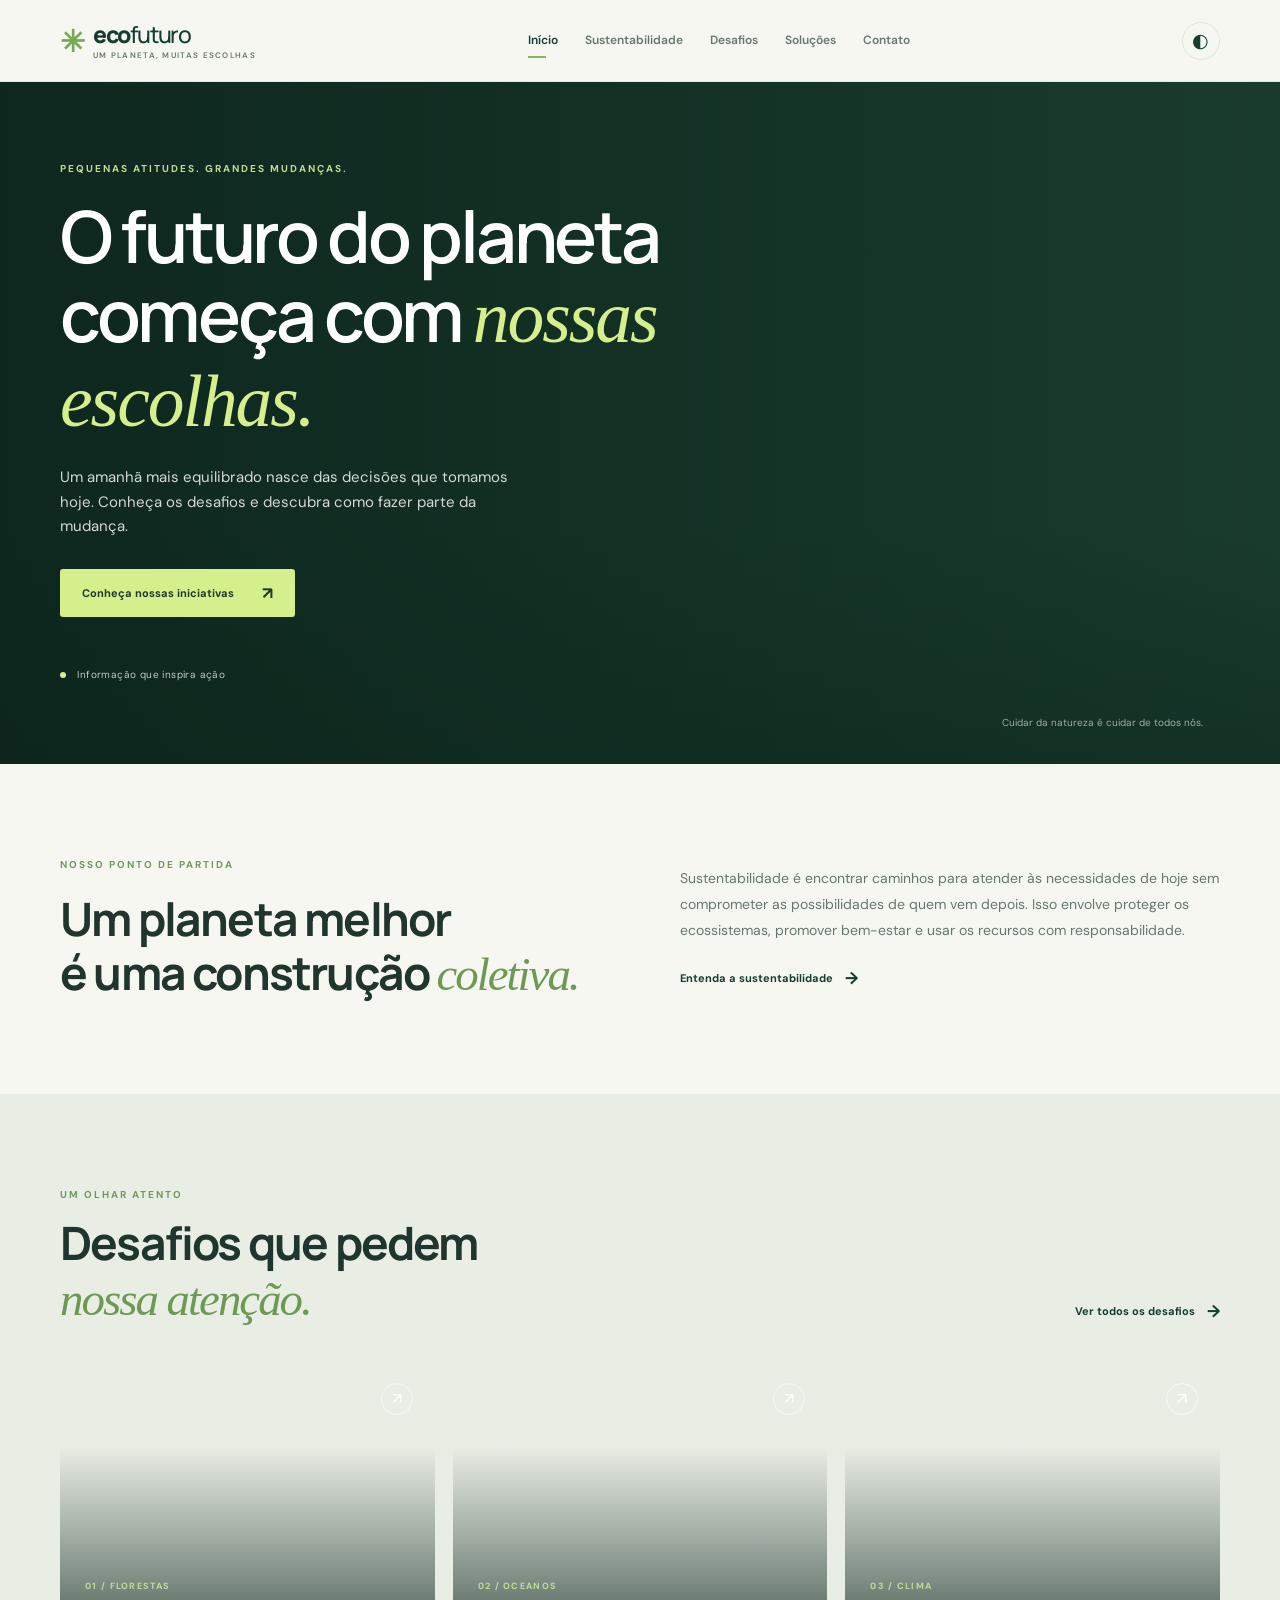
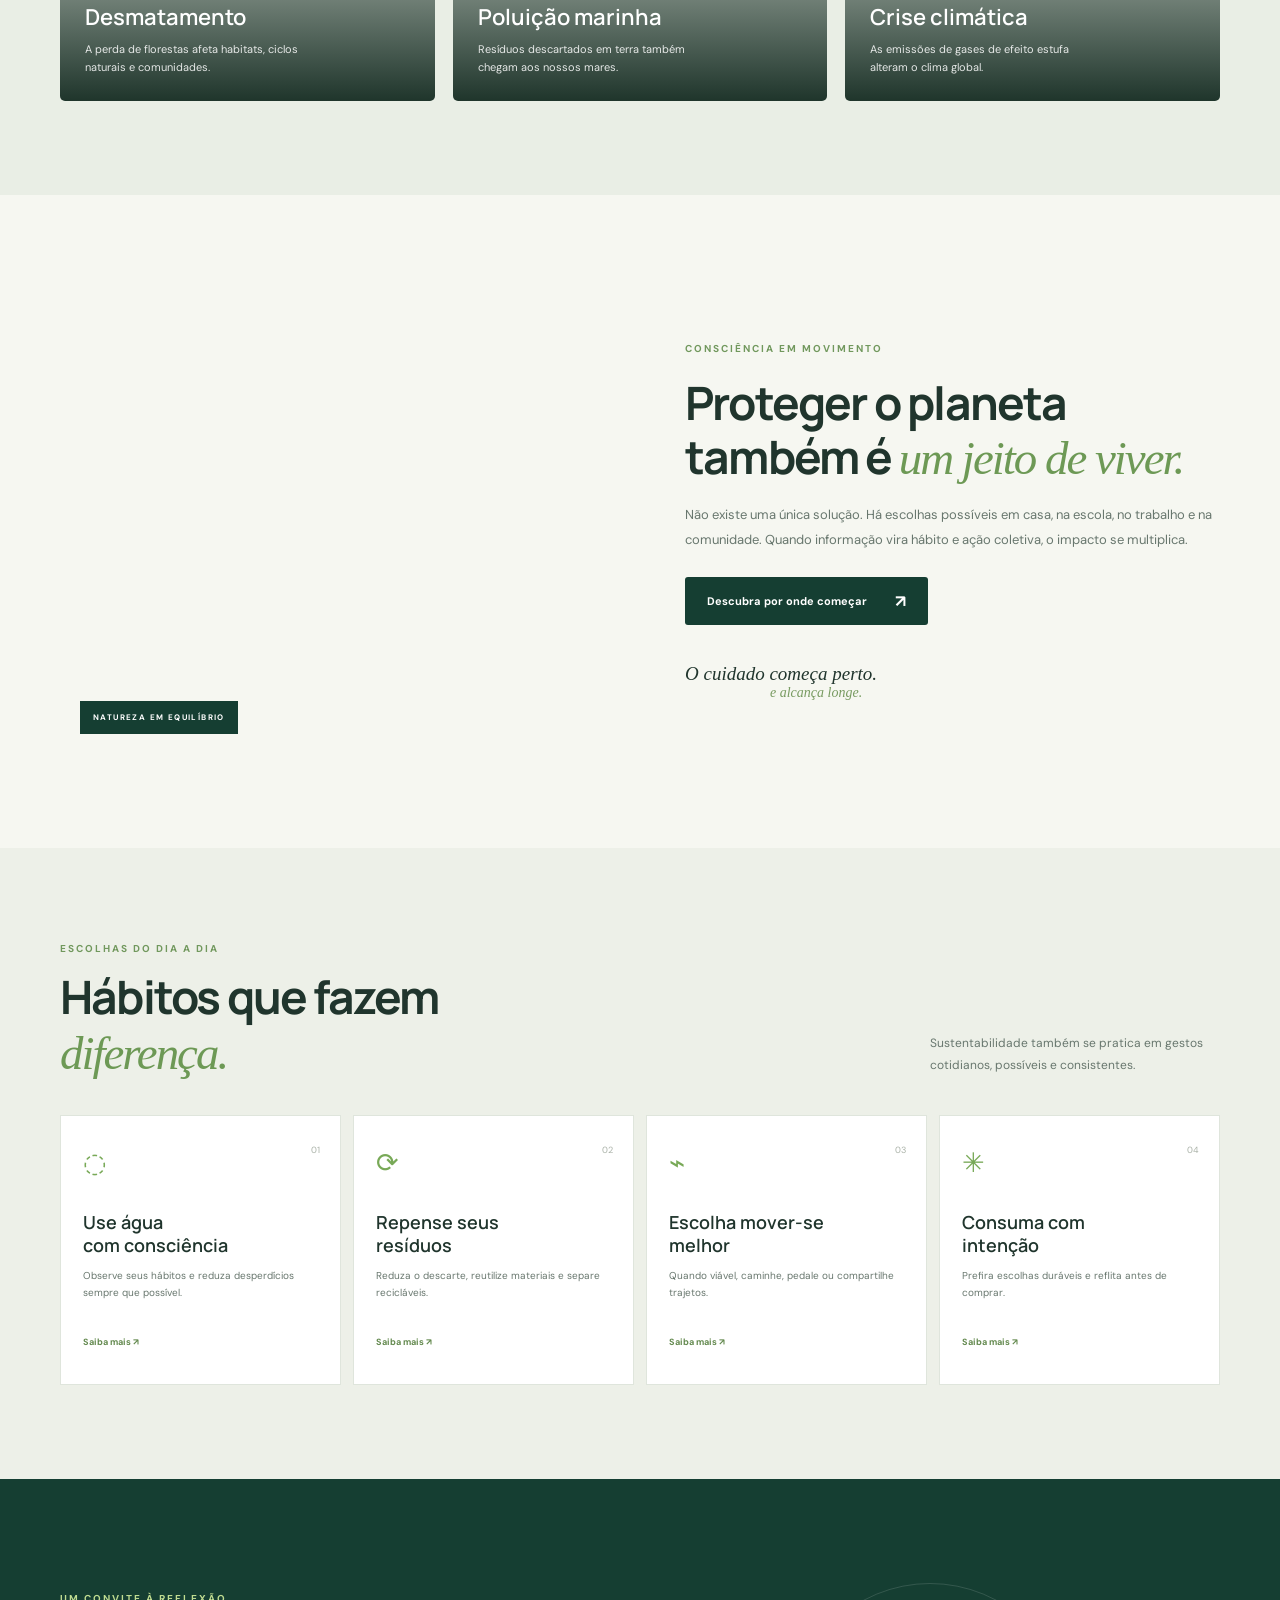
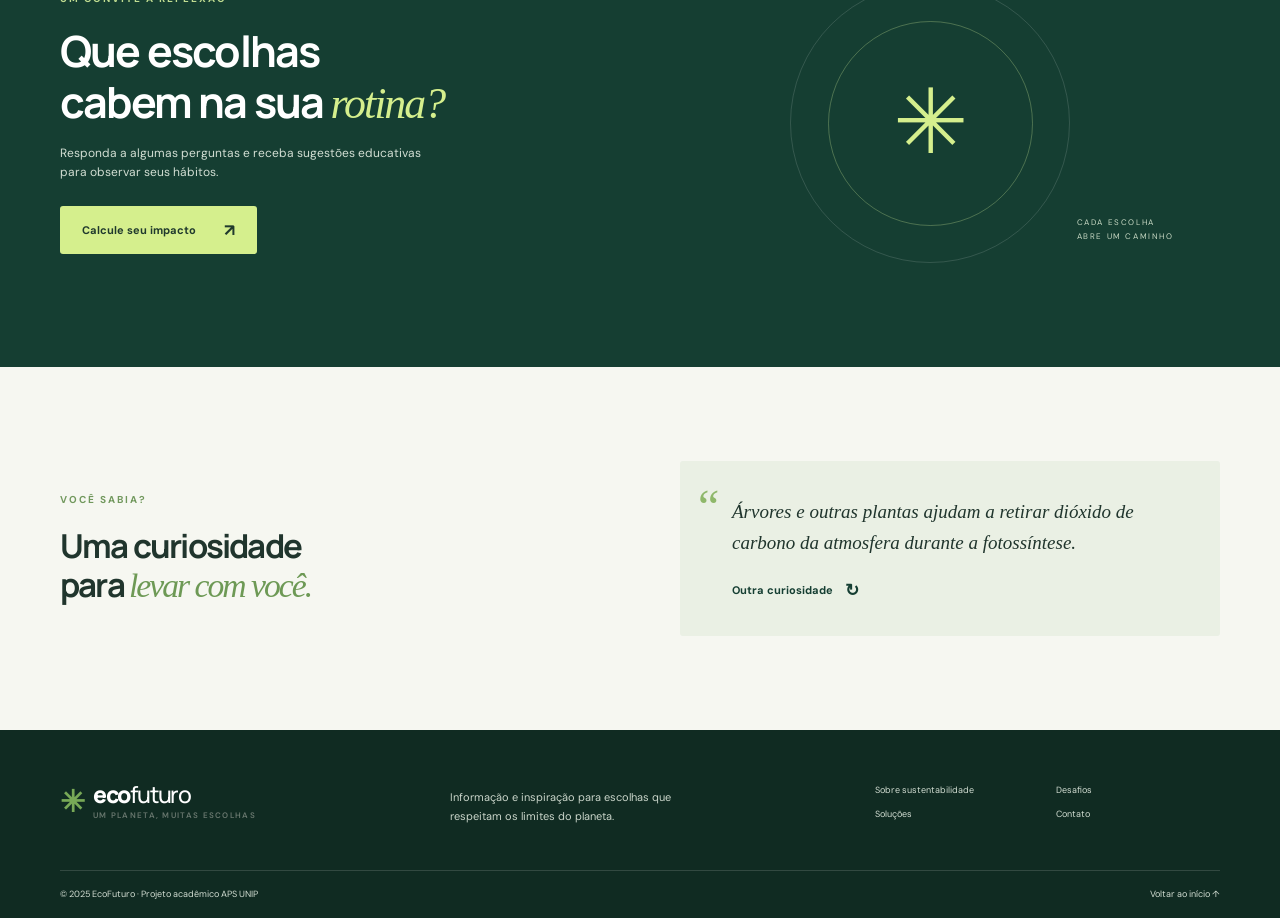
<file: EcoFuturo/index.html>
<!doctype html>
<html lang="pt-BR">
<head>
  <meta charset="utf-8">
  <meta name="viewport" content="width=device-width, initial-scale=1">
  <meta name="description" content="EcoFuturo: informação e atitudes para um planeta mais sustentável.">
  <title>EcoFuturo | O futuro começa com nossas escolhas</title>
  <link rel="preconnect" href="https://fonts.googleapis.com">
  <link rel="preconnect" href="https://fonts.gstatic.com" crossorigin>
  <link href="https://fonts.googleapis.com/css2?family=DM+Sans:wght@400;500;600;700&family=Manrope:wght@500;600;700;800&display=swap" rel="stylesheet">
  <link rel="stylesheet" href="css/style.css">
  <script src="js/script.js" defer></script>
</head>
<body>
  <a class="skip-link" href="#conteudo">Pular para o conteúdo</a>
  <header class="site-header"><div class="container nav-wrap">
    <a class="brand" href="index.html" aria-label="EcoFuturo, início"><span class="brand-mark">✳</span><span>eco<span class="brand-light">futuro</span><small>UM PLANETA, MUITAS ESCOLHAS</small></span></a>
    <button class="menu-toggle" aria-label="Abrir menu" aria-expanded="false" aria-controls="main-nav"><span></span><span></span><span></span></button>
    <nav id="main-nav" class="main-nav" aria-label="Navegação principal"><a class="active" href="index.html">Início</a><a href="sustentabilidade.html">Sustentabilidade</a><a href="problemas-ambientais.html">Desafios</a><a href="solucoes.html">Soluções</a><a href="contato.html">Contato</a></nav>
    <button class="theme-toggle" aria-label="Ativar tema escuro" title="Alternar tema">◐</button>
  </div></header>
  <main id="conteudo">
    <section class="hero"><div class="hero-shade"></div><div class="container hero-content"><p class="eyebrow light">PEQUENAS ATITUDES. GRANDES MUDANÇAS.</p><h1>O futuro do planeta<br>começa com <em>nossas escolhas.</em></h1><p class="hero-copy">Um amanhã mais equilibrado nasce das decisões que tomamos hoje. Conheça os desafios e descubra como fazer parte da mudança.</p><a class="button button-lime" href="solucoes.html">Conheça nossas iniciativas <span>↗</span></a><div class="hero-note"><span class="note-dot"></span> Informação que inspira ação</div></div><div class="hero-caption">Cuidar da natureza é cuidar de todos nós.</div></section>
    <section class="intro section-pad"><div class="container intro-grid"><div><p class="eyebrow">NOSSO PONTO DE PARTIDA</p><h2>Um planeta melhor<br>é uma construção <em>coletiva.</em></h2></div><div class="intro-text"><p>Sustentabilidade é encontrar caminhos para atender às necessidades de hoje sem comprometer as possibilidades de quem vem depois. Isso envolve proteger os ecossistemas, promover bem-estar e usar os recursos com responsabilidade.</p><a class="text-link" href="sustentabilidade.html">Entenda a sustentabilidade <span>→</span></a></div></div></section>
    <section class="section-pad challenges"><div class="container"><div class="section-heading"><div><p class="eyebrow">UM OLHAR ATENTO</p><h2>Desafios que pedem<br><em>nossa atenção.</em></h2></div><a class="text-link" href="problemas-ambientais.html">Ver todos os desafios <span>→</span></a></div><div class="card-grid three"><a class="topic-card image-card forest" href="problemas-ambientais.html#desmatamento"><div><span class="card-index">01 / FLORESTAS</span><h3>Desmatamento</h3><p>A perda de florestas afeta habitats, ciclos naturais e comunidades.</p><span class="circle-arrow">↗</span></div></a><a class="topic-card image-card ocean" href="problemas-ambientais.html#oceanos"><div><span class="card-index">02 / OCEANOS</span><h3>Poluição marinha</h3><p>Resíduos descartados em terra também chegam aos nossos mares.</p><span class="circle-arrow">↗</span></div></a><a class="topic-card image-card climate" href="problemas-ambientais.html#aquecimento"><div><span class="card-index">03 / CLIMA</span><h3>Crise climática</h3><p>As emissões de gases de efeito estufa alteram o clima global.</p><span class="circle-arrow">↗</span></div></a></div></div></section>
    <section class="belief section-pad"><div class="container belief-grid"><div class="belief-image" role="img" aria-label="Luz do sol atravessando uma floresta verde"><span class="image-tag">NATUREZA EM EQUILÍBRIO</span></div><div class="belief-copy"><p class="eyebrow">CONSCIÊNCIA EM MOVIMENTO</p><h2>Proteger o planeta<br>também é <em>um jeito de viver.</em></h2><p>Não existe uma única solução. Há escolhas possíveis em casa, na escola, no trabalho e na comunidade. Quando informação vira hábito e ação coletiva, o impacto se multiplica.</p><a class="button button-dark" href="solucoes.html">Descubra por onde começar <span>↗</span></a><div class="belief-signature">O cuidado começa perto.<span>e alcança longe.</span></div></div></div></section>
    <section class="section-pad actions"><div class="container"><div class="section-heading"><div><p class="eyebrow">ESCOLHAS DO DIA A DIA</p><h2>Hábitos que fazem<br><em>diferença.</em></h2></div><p class="heading-aside">Sustentabilidade também se pratica em gestos cotidianos, possíveis e consistentes.</p></div><div class="action-grid"><a class="action-card" href="solucoes.html#agua"><span class="action-icon">◌</span><span class="action-no">01</span><h3>Use água<br>com consciência</h3><p>Observe seus hábitos e reduza desperdícios sempre que possível.</p><span class="action-link">Saiba mais ↗</span></a><a class="action-card" href="solucoes.html#residuos"><span class="action-icon">⟳</span><span class="action-no">02</span><h3>Repense seus<br>resíduos</h3><p>Reduza o descarte, reutilize materiais e separe recicláveis.</p><span class="action-link">Saiba mais ↗</span></a><a class="action-card" href="solucoes.html#mobilidade"><span class="action-icon">⌁</span><span class="action-no">03</span><h3>Escolha mover-se<br>melhor</h3><p>Quando viável, caminhe, pedale ou compartilhe trajetos.</p><span class="action-link">Saiba mais ↗</span></a><a class="action-card" href="solucoes.html#consumo"><span class="action-icon">✳</span><span class="action-no">04</span><h3>Consuma com<br>intenção</h3><p>Prefira escolhas duráveis e reflita antes de comprar.</p><span class="action-link">Saiba mais ↗</span></a></div></div></section>
    <section class="calculator-band section-pad"><div class="container calc-layout"><div><p class="eyebrow light">UM CONVITE À REFLEXÃO</p><h2>Que escolhas<br>cabem na sua <em>rotina?</em></h2><p>Responda a algumas perguntas e receba sugestões educativas para observar seus hábitos.</p><a class="button button-lime" href="solucoes.html#calculadora">Calcule seu impacto <span>↗</span></a></div><div class="calc-art"><span class="calc-ring ring-one"></span><span class="calc-ring ring-two"></span><span class="calc-leaf">✳</span><div class="calc-label">CADA ESCOLHA<br>ABRE UM CAMINHO</div></div></div></section>
    <section class="curiosity section-pad"><div class="container curiosity-inner"><div><p class="eyebrow">VOCÊ SABIA?</p><h2>Uma curiosidade<br>para <em>levar com você.</em></h2></div><div class="fact-box"><span class="fact-mark">“</span><p id="fact-text">Árvores e outras plantas ajudam a retirar dióxido de carbono da atmosfera durante a fotossíntese.</p><button id="new-fact" class="text-link" type="button">Outra curiosidade <span>↻</span></button></div></div></section>
  </main>
  <footer class="site-footer"><div class="container footer-main"><a class="brand footer-brand" href="index.html"><span class="brand-mark">✳</span><span>eco<span class="brand-light">futuro</span><small>UM PLANETA, MUITAS ESCOLHAS</small></span></a><p>Informação e inspiração para escolhas que respeitam os limites do planeta.</p><nav aria-label="Links do rodapé"><a href="sustentabilidade.html">Sobre sustentabilidade</a><a href="problemas-ambientais.html">Desafios</a><a href="solucoes.html">Soluções</a><a href="contato.html">Contato</a></nav></div><div class="container footer-bottom"><span>© 2025 EcoFuturo · Projeto acadêmico APS UNIP</span><a href="#conteudo">Voltar ao início ↑</a></div></footer>
  <button class="back-top" aria-label="Voltar ao topo">↑</button>
</body></html>
</file>
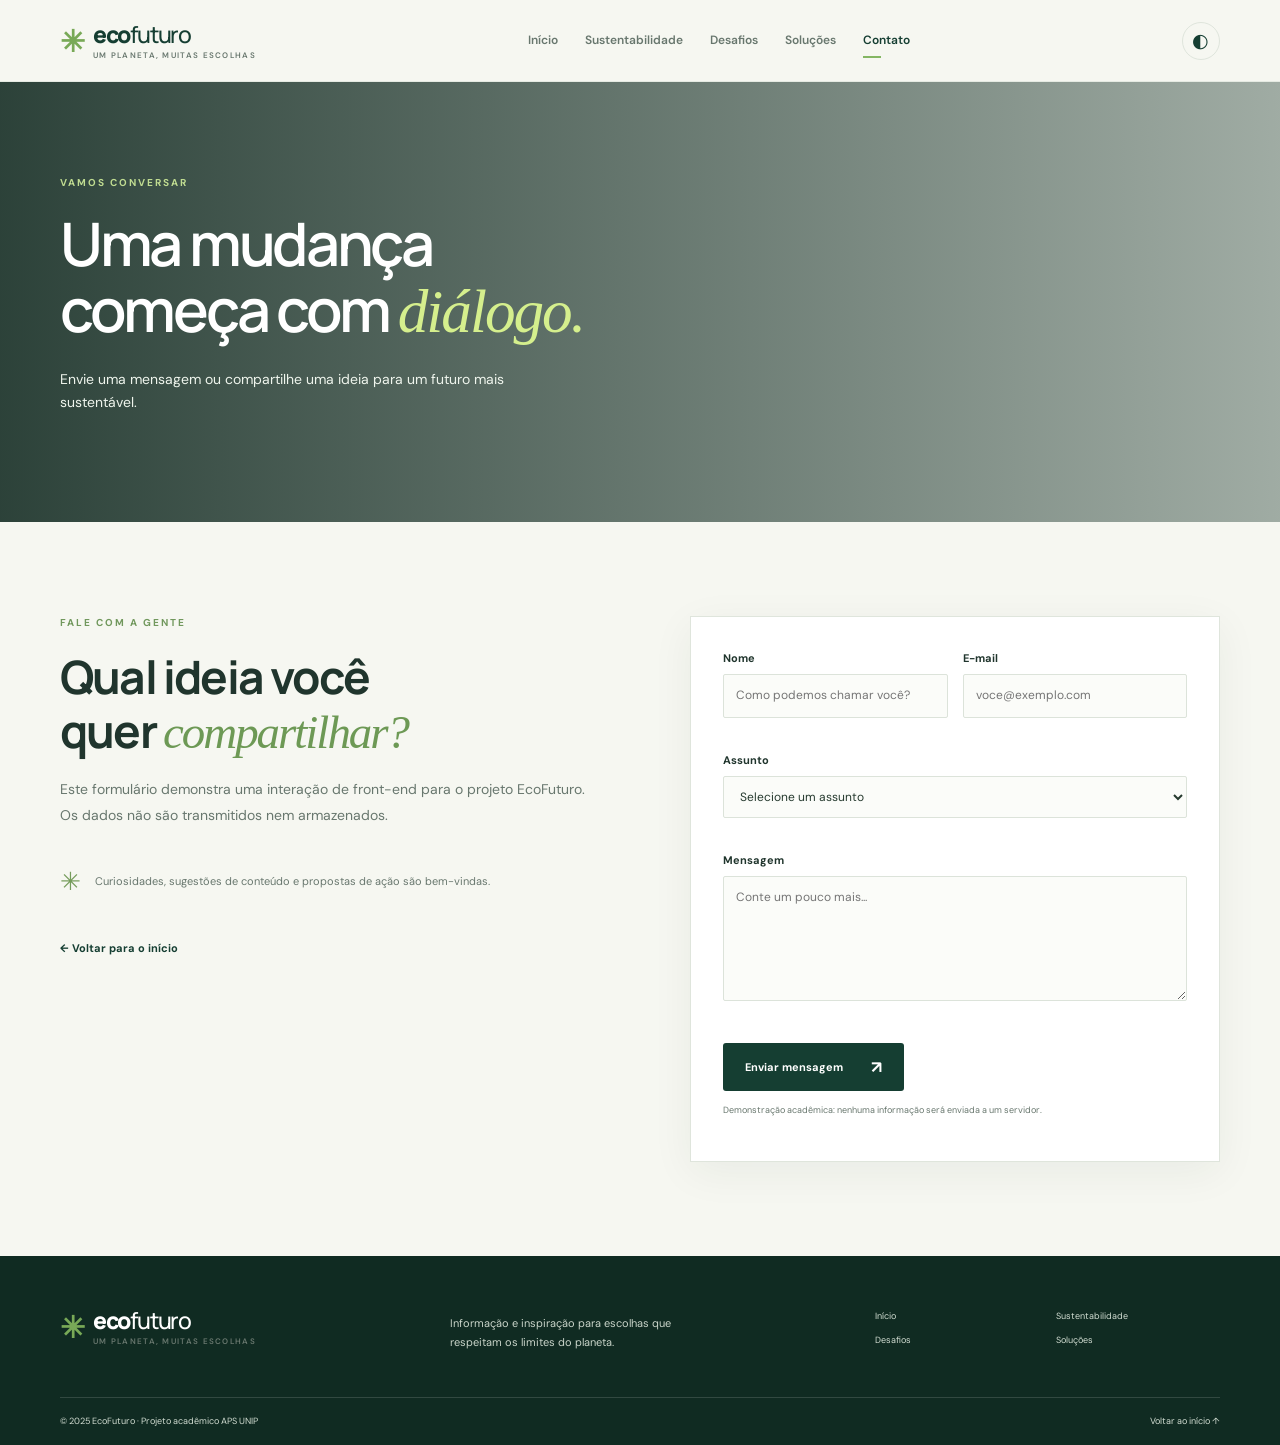
<file: EcoFuturo/contato.html>
<!doctype html><html lang="pt-BR"><head><meta charset="utf-8"><meta name="viewport" content="width=device-width, initial-scale=1"><meta name="description" content="Entre em contato com o projeto EcoFuturo."><title>Contato | EcoFuturo</title><link rel="preconnect" href="https://fonts.googleapis.com"><link rel="preconnect" href="https://fonts.gstatic.com" crossorigin><link href="https://fonts.googleapis.com/css2?family=DM+Sans:wght@400;500;600;700&family=Manrope:wght@500;600;700;800&display=swap" rel="stylesheet"><link rel="stylesheet" href="css/style.css"><script src="js/script.js" defer></script></head><body><a class="skip-link" href="#conteudo">Pular para o conteúdo</a><header class="site-header"><div class="container nav-wrap"><a class="brand" href="index.html"><span class="brand-mark">✳</span><span>eco<span class="brand-light">futuro</span><small>UM PLANETA, MUITAS ESCOLHAS</small></span></a><button class="menu-toggle" aria-label="Abrir menu" aria-expanded="false" aria-controls="main-nav"><span></span><span></span><span></span></button><nav id="main-nav" class="main-nav" aria-label="Navegação principal"><a href="index.html">Início</a><a href="sustentabilidade.html">Sustentabilidade</a><a href="problemas-ambientais.html">Desafios</a><a href="solucoes.html">Soluções</a><a class="active" href="contato.html">Contato</a></nav><button class="theme-toggle" aria-label="Ativar tema escuro" title="Alternar tema">◐</button></div></header><main id="conteudo"><section class="page-hero contact-hero"><div class="container page-hero-content"><p class="eyebrow light">VAMOS CONVERSAR</p><h1>Uma mudança<br>começa com <em>diálogo.</em></h1><p>Envie uma mensagem ou compartilhe uma ideia para um futuro mais sustentável.</p></div></section><section class="section-pad"><div class="container contact-layout"><div class="contact-intro"><p class="eyebrow">FALE COM A GENTE</p><h2>Qual ideia você<br>quer <em>compartilhar?</em></h2><p>Este formulário demonstra uma interação de front-end para o projeto EcoFuturo. Os dados não são transmitidos nem armazenados.</p><div class="contact-note"><span>✳</span><p>Curiosidades, sugestões de conteúdo e propostas de ação são bem-vindas.</p></div><a class="text-link" href="index.html">← Voltar para o início</a></div><form id="contact-form" class="contact-form" novalidate><div class="form-row"><div class="field"><label for="name">Nome</label><input id="name" name="name" type="text" autocomplete="name" required minlength="2" placeholder="Como podemos chamar você?"><small class="field-error" id="name-error"></small></div><div class="field"><label for="email">E-mail</label><input id="email" name="email" type="email" autocomplete="email" required placeholder="voce@exemplo.com"><small class="field-error" id="email-error"></small></div></div><div class="field"><label for="subject">Assunto</label><select id="subject" name="subject" required><option value="">Selecione um assunto</option><option>Tenho uma sugestão</option><option>Quero saber mais</option><option>Educação ambiental</option><option>Outro assunto</option></select><small class="field-error" id="subject-error"></small></div><div class="field"><label for="message">Mensagem</label><textarea id="message" name="message" rows="5" required minlength="10" placeholder="Conte um pouco mais..."></textarea><small class="field-error" id="message-error"></small></div><button class="button button-dark" type="submit">Enviar mensagem <span>↗</span></button><p class="form-privacy">Demonstração acadêmica: nenhuma informação será enviada a um servidor.</p><div id="contact-result" class="contact-result" aria-live="polite" role="status"></div></form></div></section></main><footer class="site-footer"><div class="container footer-main"><a class="brand footer-brand" href="index.html"><span class="brand-mark">✳</span><span>eco<span class="brand-light">futuro</span><small>UM PLANETA, MUITAS ESCOLHAS</small></span></a><p>Informação e inspiração para escolhas que respeitam os limites do planeta.</p><nav aria-label="Links do rodapé"><a href="index.html">Início</a><a href="sustentabilidade.html">Sustentabilidade</a><a href="problemas-ambientais.html">Desafios</a><a href="solucoes.html">Soluções</a></nav></div><div class="container footer-bottom"><span>© 2025 EcoFuturo · Projeto acadêmico APS UNIP</span><a href="#conteudo">Voltar ao início ↑</a></div></footer><button class="back-top" aria-label="Voltar ao topo">↑</button></body></html>
</file>
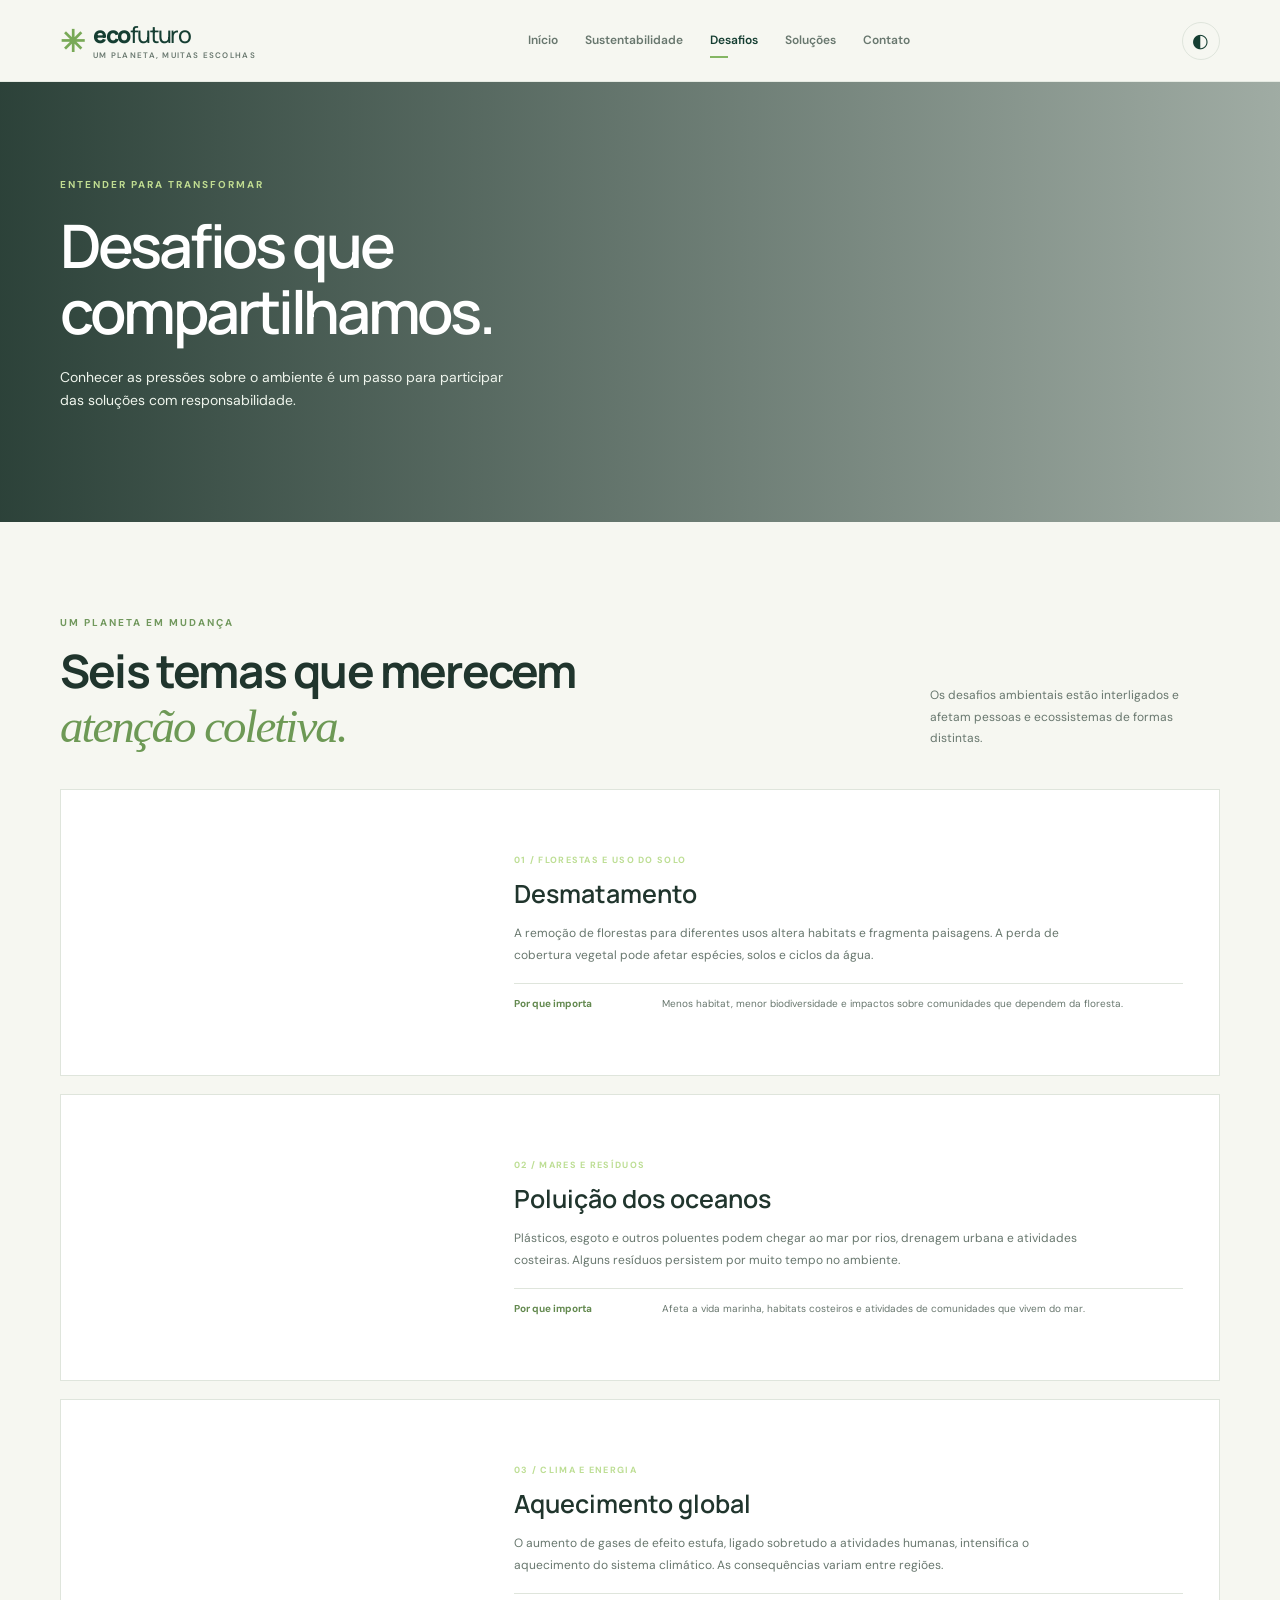
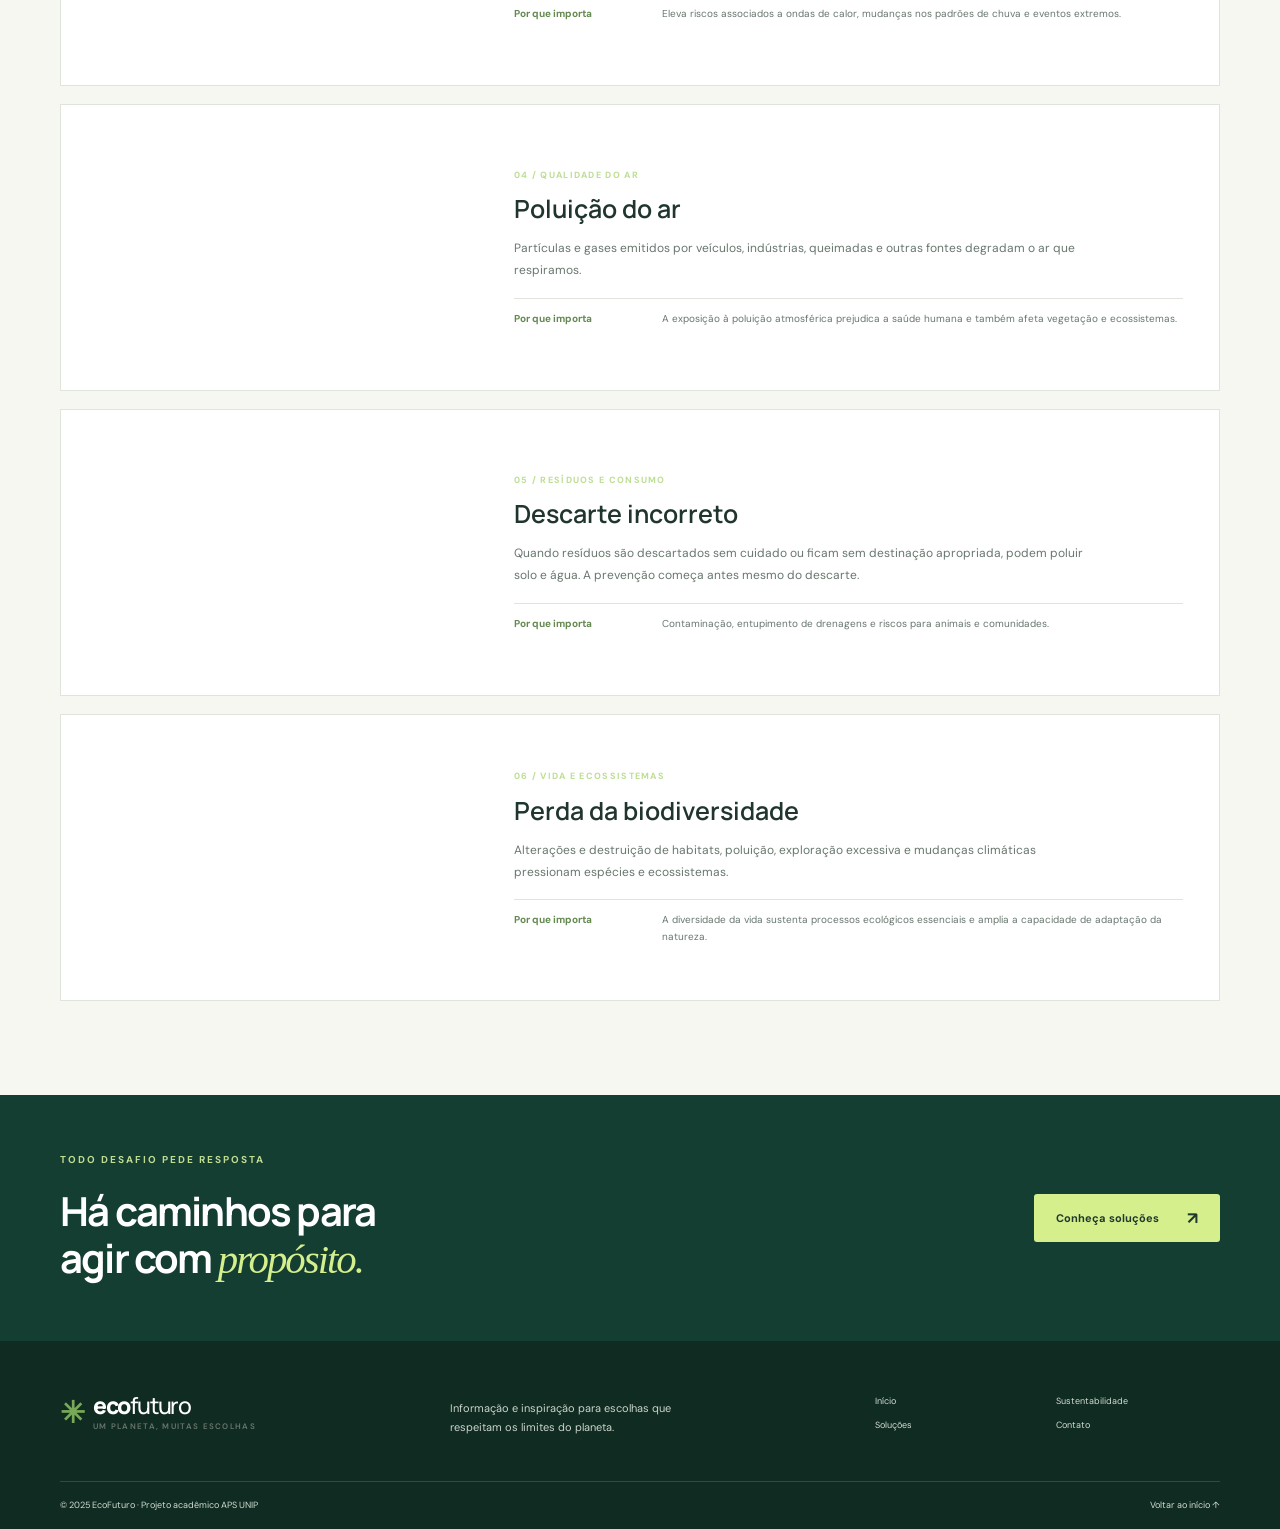
<file: EcoFuturo/problemas-ambientais.html>
<!doctype html><html lang="pt-BR"><head><meta charset="utf-8"><meta name="viewport" content="width=device-width, initial-scale=1"><meta name="description" content="Entenda desafios ambientais e suas consequências."><title>Desafios ambientais | EcoFuturo</title><link rel="preconnect" href="https://fonts.googleapis.com"><link rel="preconnect" href="https://fonts.gstatic.com" crossorigin><link href="https://fonts.googleapis.com/css2?family=DM+Sans:wght@400;500;600;700&family=Manrope:wght@500;600;700;800&display=swap" rel="stylesheet"><link rel="stylesheet" href="css/style.css"><script src="js/script.js" defer></script></head><body><a class="skip-link" href="#conteudo">Pular para o conteúdo</a><header class="site-header"><div class="container nav-wrap"><a class="brand" href="index.html"><span class="brand-mark">✳</span><span>eco<span class="brand-light">futuro</span><small>UM PLANETA, MUITAS ESCOLHAS</small></span></a><button class="menu-toggle" aria-label="Abrir menu" aria-expanded="false" aria-controls="main-nav"><span></span><span></span><span></span></button><nav id="main-nav" class="main-nav" aria-label="Navegação principal"><a href="index.html">Início</a><a href="sustentabilidade.html">Sustentabilidade</a><a class="active" href="problemas-ambientais.html">Desafios</a><a href="solucoes.html">Soluções</a><a href="contato.html">Contato</a></nav><button class="theme-toggle" aria-label="Ativar tema escuro" title="Alternar tema">◐</button></div></header><main id="conteudo"><section class="page-hero problems-hero"><div class="container page-hero-content"><p class="eyebrow light">ENTENDER PARA TRANSFORMAR</p><h1>Desafios que<br>compartilhamos.</h1><p>Conhecer as pressões sobre o ambiente é um passo para participar das soluções com responsabilidade.</p></div></section><section class="section-pad"><div class="container"><div class="section-heading"><div><p class="eyebrow">UM PLANETA EM MUDANÇA</p><h2>Seis temas que merecem<br><em>atenção coletiva.</em></h2></div><p class="heading-aside">Os desafios ambientais estão interligados e afetam pessoas e ecossistemas de formas distintas.</p></div><div class="issue-list"><article class="issue-row" id="desmatamento"><div class="issue-image issue-forest" role="img" aria-label="Área de floresta tropical vista de cima"></div><div class="issue-content"><span class="issue-label">01 / FLORESTAS E USO DO SOLO</span><h3>Desmatamento</h3><p>A remoção de florestas para diferentes usos altera habitats e fragmenta paisagens. A perda de cobertura vegetal pode afetar espécies, solos e ciclos da água.</p><div class="consequence"><strong>Por que importa</strong><span>Menos habitat, menor biodiversidade e impactos sobre comunidades que dependem da floresta.</span></div></div></article><article class="issue-row" id="oceanos"><div class="issue-image issue-ocean" role="img" aria-label="Ondas do oceano vistas de perto"></div><div class="issue-content"><span class="issue-label">02 / MARES E RESÍDUOS</span><h3>Poluição dos oceanos</h3><p>Plásticos, esgoto e outros poluentes podem chegar ao mar por rios, drenagem urbana e atividades costeiras. Alguns resíduos persistem por muito tempo no ambiente.</p><div class="consequence"><strong>Por que importa</strong><span>Afeta a vida marinha, habitats costeiros e atividades de comunidades que vivem do mar.</span></div></div></article><article class="issue-row" id="aquecimento"><div class="issue-image issue-climate" role="img" aria-label="Paisagem seca sob o sol"></div><div class="issue-content"><span class="issue-label">03 / CLIMA E ENERGIA</span><h3>Aquecimento global</h3><p>O aumento de gases de efeito estufa, ligado sobretudo a atividades humanas, intensifica o aquecimento do sistema climático. As consequências variam entre regiões.</p><div class="consequence"><strong>Por que importa</strong><span>Eleva riscos associados a ondas de calor, mudanças nos padrões de chuva e eventos extremos.</span></div></div></article><article class="issue-row"><div class="issue-image issue-air" role="img" aria-label="Cidade sob uma camada de poluição atmosférica"></div><div class="issue-content"><span class="issue-label">04 / QUALIDADE DO AR</span><h3>Poluição do ar</h3><p>Partículas e gases emitidos por veículos, indústrias, queimadas e outras fontes degradam o ar que respiramos.</p><div class="consequence"><strong>Por que importa</strong><span>A exposição à poluição atmosférica prejudica a saúde humana e também afeta vegetação e ecossistemas.</span></div></div></article><article class="issue-row"><div class="issue-image issue-waste" role="img" aria-label="Resíduos plásticos descartados incorretamente"></div><div class="issue-content"><span class="issue-label">05 / RESÍDUOS E CONSUMO</span><h3>Descarte incorreto</h3><p>Quando resíduos são descartados sem cuidado ou ficam sem destinação apropriada, podem poluir solo e água. A prevenção começa antes mesmo do descarte.</p><div class="consequence"><strong>Por que importa</strong><span>Contaminação, entupimento de drenagens e riscos para animais e comunidades.</span></div></div></article><article class="issue-row"><div class="issue-image issue-biodiversity" role="img" aria-label="Biodiversidade de plantas em uma floresta tropical"></div><div class="issue-content"><span class="issue-label">06 / VIDA E ECOSSISTEMAS</span><h3>Perda da biodiversidade</h3><p>Alterações e destruição de habitats, poluição, exploração excessiva e mudanças climáticas pressionam espécies e ecossistemas.</p><div class="consequence"><strong>Por que importa</strong><span>A diversidade da vida sustenta processos ecológicos essenciais e amplia a capacidade de adaptação da natureza.</span></div></div></article></div></div></section><section class="closing-cta"><div class="container closing-inner"><div><p class="eyebrow light">TODO DESAFIO PEDE RESPOSTA</p><h2>Há caminhos para<br>agir com <em>propósito.</em></h2></div><a class="button button-lime" href="solucoes.html">Conheça soluções <span>↗</span></a></div></section></main><footer class="site-footer"><div class="container footer-main"><a class="brand footer-brand" href="index.html"><span class="brand-mark">✳</span><span>eco<span class="brand-light">futuro</span><small>UM PLANETA, MUITAS ESCOLHAS</small></span></a><p>Informação e inspiração para escolhas que respeitam os limites do planeta.</p><nav aria-label="Links do rodapé"><a href="index.html">Início</a><a href="sustentabilidade.html">Sustentabilidade</a><a href="solucoes.html">Soluções</a><a href="contato.html">Contato</a></nav></div><div class="container footer-bottom"><span>© 2025 EcoFuturo · Projeto acadêmico APS UNIP</span><a href="#conteudo">Voltar ao início ↑</a></div></footer><button class="back-top" aria-label="Voltar ao topo">↑</button></body></html>
</file>
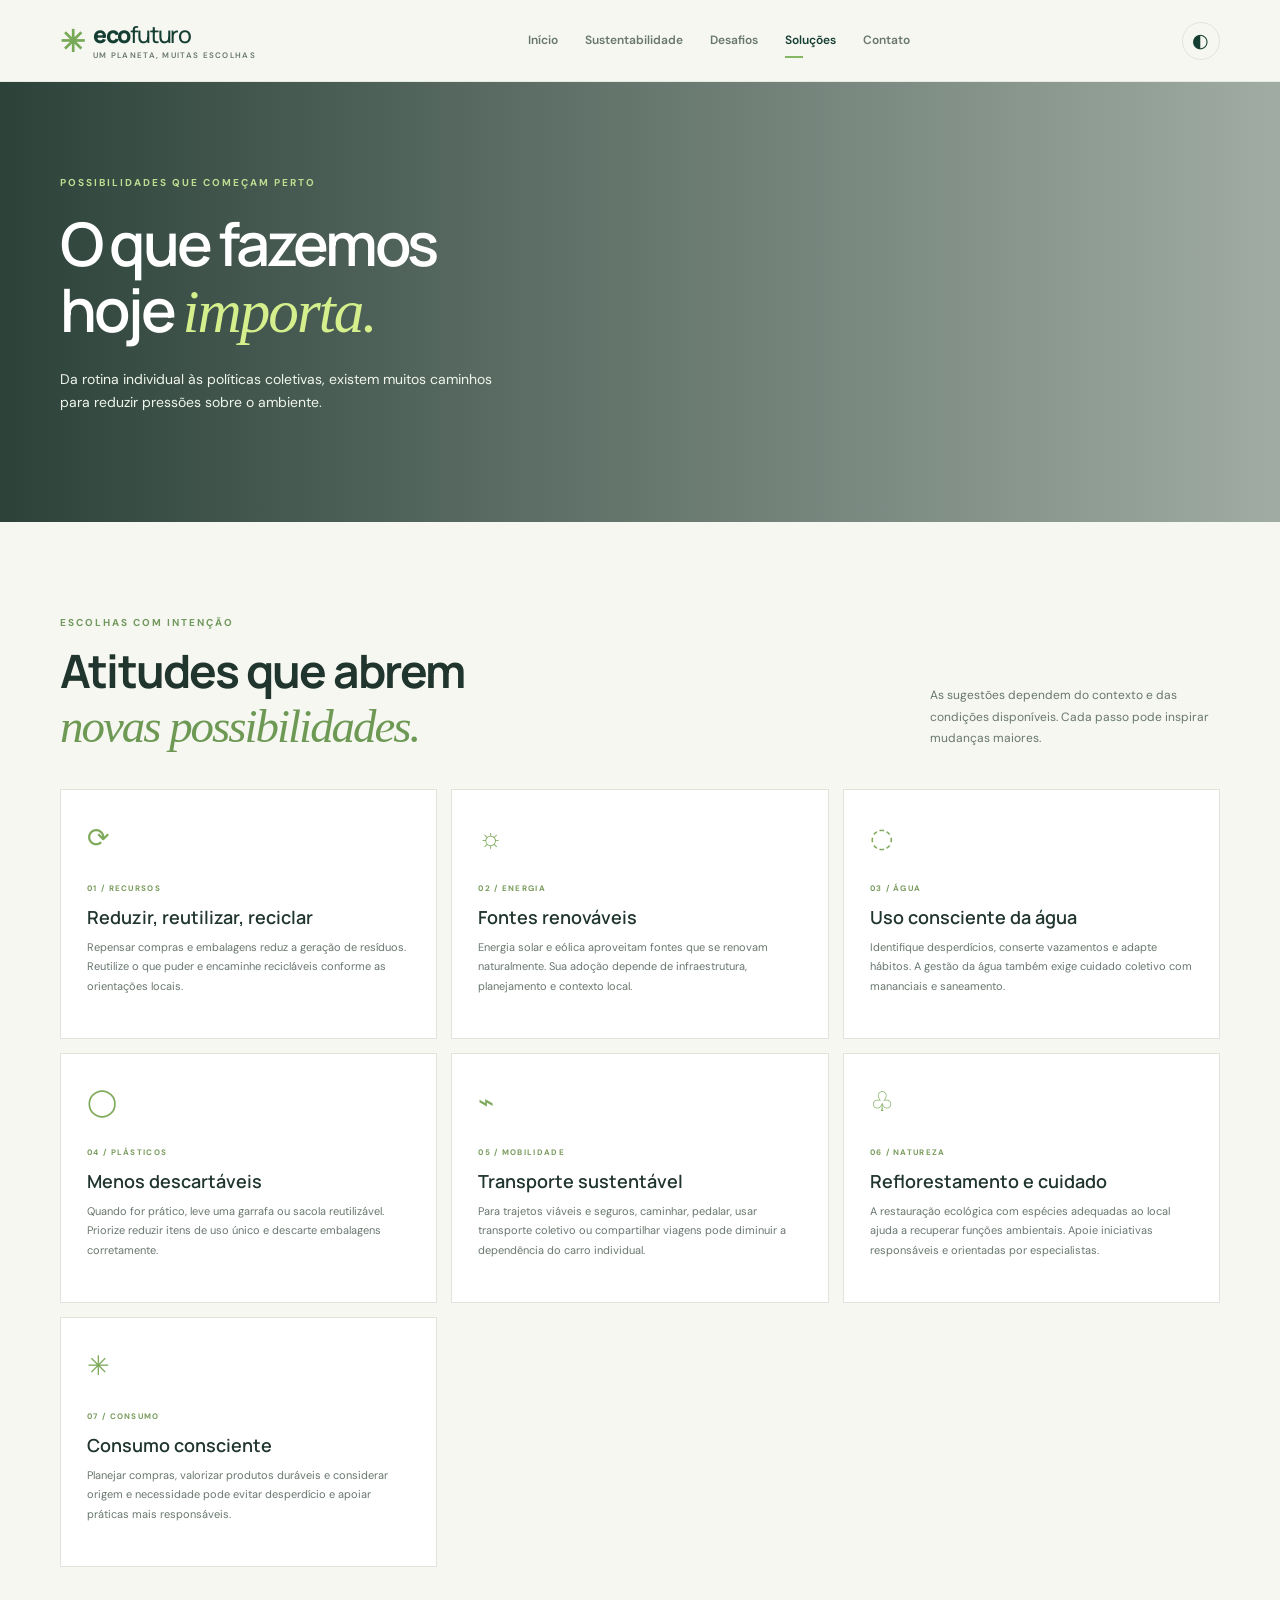
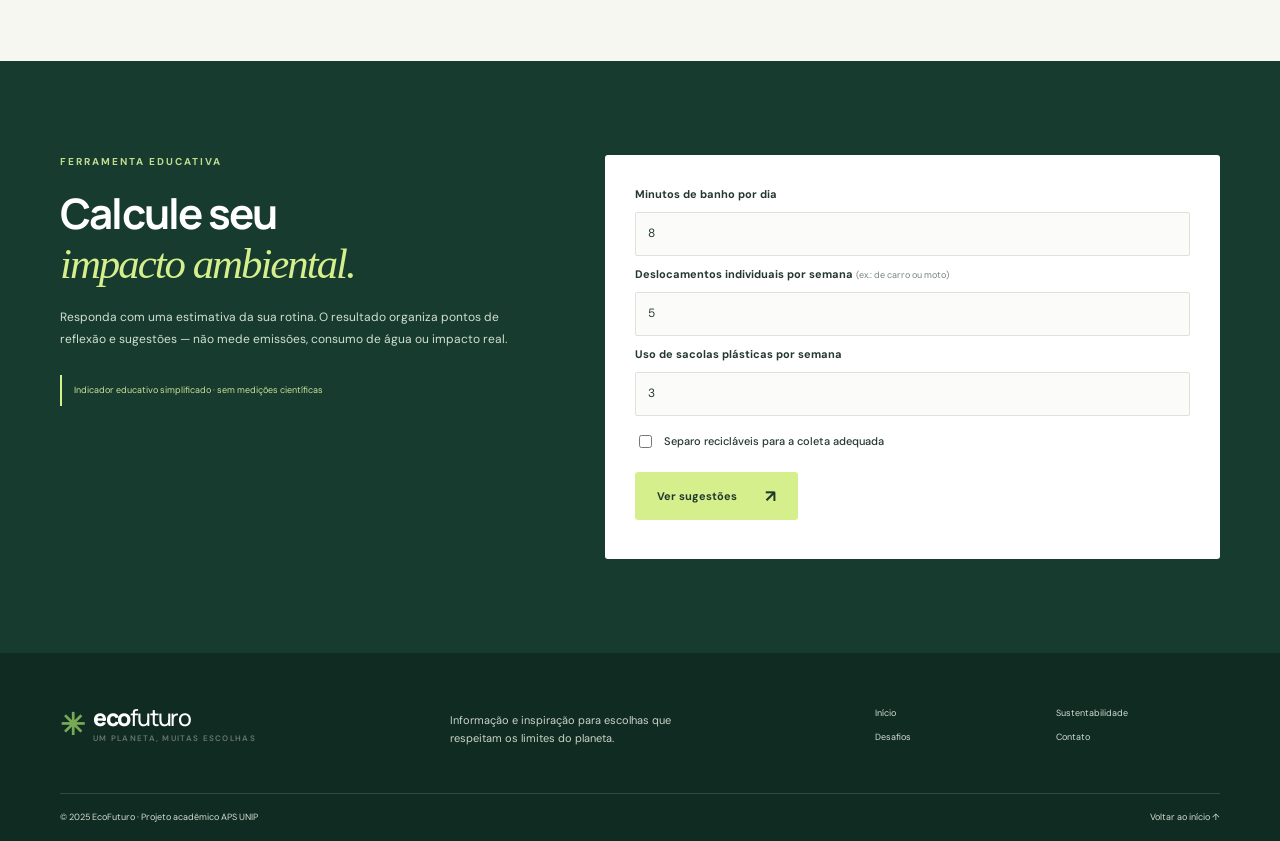
<file: EcoFuturo/solucoes.html>
<!doctype html><html lang="pt-BR"><head><meta charset="utf-8"><meta name="viewport" content="width=device-width, initial-scale=1"><meta name="description" content="Soluções cotidianas e coletivas para reduzir impactos ambientais."><title>Soluções sustentáveis | EcoFuturo</title><link rel="preconnect" href="https://fonts.googleapis.com"><link rel="preconnect" href="https://fonts.gstatic.com" crossorigin><link href="https://fonts.googleapis.com/css2?family=DM+Sans:wght@400;500;600;700&family=Manrope:wght@500;600;700;800&display=swap" rel="stylesheet"><link rel="stylesheet" href="css/style.css"><script src="js/script.js" defer></script></head><body><a class="skip-link" href="#conteudo">Pular para o conteúdo</a><header class="site-header"><div class="container nav-wrap"><a class="brand" href="index.html"><span class="brand-mark">✳</span><span>eco<span class="brand-light">futuro</span><small>UM PLANETA, MUITAS ESCOLHAS</small></span></a><button class="menu-toggle" aria-label="Abrir menu" aria-expanded="false" aria-controls="main-nav"><span></span><span></span><span></span></button><nav id="main-nav" class="main-nav" aria-label="Navegação principal"><a href="index.html">Início</a><a href="sustentabilidade.html">Sustentabilidade</a><a href="problemas-ambientais.html">Desafios</a><a class="active" href="solucoes.html">Soluções</a><a href="contato.html">Contato</a></nav><button class="theme-toggle" aria-label="Ativar tema escuro" title="Alternar tema">◐</button></div></header><main id="conteudo"><section class="page-hero solutions-hero"><div class="container page-hero-content"><p class="eyebrow light">POSSIBILIDADES QUE COMEÇAM PERTO</p><h1>O que fazemos<br>hoje <em>importa.</em></h1><p>Da rotina individual às políticas coletivas, existem muitos caminhos para reduzir pressões sobre o ambiente.</p></div></section><section class="section-pad"><div class="container"><div class="section-heading"><div><p class="eyebrow">ESCOLHAS COM INTENÇÃO</p><h2>Atitudes que abrem<br><em>novas possibilidades.</em></h2></div><p class="heading-aside">As sugestões dependem do contexto e das condições disponíveis. Cada passo pode inspirar mudanças maiores.</p></div><div class="solution-grid"><article id="residuos" class="solution-card"><span class="solution-icon">⟳</span><span class="issue-label">01 / RECURSOS</span><h3>Reduzir, reutilizar, reciclar</h3><p>Repensar compras e embalagens reduz a geração de resíduos. Reutilize o que puder e encaminhe recicláveis conforme as orientações locais.</p></article><article class="solution-card"><span class="solution-icon">☼</span><span class="issue-label">02 / ENERGIA</span><h3>Fontes renováveis</h3><p>Energia solar e eólica aproveitam fontes que se renovam naturalmente. Sua adoção depende de infraestrutura, planejamento e contexto local.</p></article><article id="agua" class="solution-card"><span class="solution-icon">◌</span><span class="issue-label">03 / ÁGUA</span><h3>Uso consciente da água</h3><p>Identifique desperdícios, conserte vazamentos e adapte hábitos. A gestão da água também exige cuidado coletivo com mananciais e saneamento.</p></article><article class="solution-card"><span class="solution-icon">◯</span><span class="issue-label">04 / PLÁSTICOS</span><h3>Menos descartáveis</h3><p>Quando for prático, leve uma garrafa ou sacola reutilizável. Priorize reduzir itens de uso único e descarte embalagens corretamente.</p></article><article id="mobilidade" class="solution-card"><span class="solution-icon">⌁</span><span class="issue-label">05 / MOBILIDADE</span><h3>Transporte sustentável</h3><p>Para trajetos viáveis e seguros, caminhar, pedalar, usar transporte coletivo ou compartilhar viagens pode diminuir a dependência do carro individual.</p></article><article class="solution-card"><span class="solution-icon">♧</span><span class="issue-label">06 / NATUREZA</span><h3>Reflorestamento e cuidado</h3><p>A restauração ecológica com espécies adequadas ao local ajuda a recuperar funções ambientais. Apoie iniciativas responsáveis e orientadas por especialistas.</p></article><article id="consumo" class="solution-card"><span class="solution-icon">✳</span><span class="issue-label">07 / CONSUMO</span><h3>Consumo consciente</h3><p>Planejar compras, valorizar produtos duráveis e considerar origem e necessidade pode evitar desperdício e apoiar práticas mais responsáveis.</p></article></div></div></section><section id="calculadora" class="calculator-section section-pad"><div class="container calculator-layout"><div class="calculator-intro"><p class="eyebrow light">FERRAMENTA EDUCATIVA</p><h2>Calcule seu<br><em>impacto ambiental.</em></h2><p>Responda com uma estimativa da sua rotina. O resultado organiza pontos de reflexão e sugestões — não mede emissões, consumo de água ou impacto real.</p><div class="calc-disclaimer">Indicador educativo simplificado · sem medições científicas</div></div><form id="impact-form" class="impact-form"><label for="shower">Minutos de banho por dia</label><input id="shower" name="shower" type="number" min="0" max="180" value="8" required><label for="trips">Deslocamentos individuais por semana <span>(ex.: de carro ou moto)</span></label><input id="trips" name="trips" type="number" min="0" max="100" value="5" required><label for="bags">Uso de sacolas plásticas por semana</label><input id="bags" name="bags" type="number" min="0" max="100" value="3" required><label class="check-label"><input id="recycling" name="recycling" type="checkbox"> Separo recicláveis para a coleta adequada</label><button class="button button-lime" type="submit">Ver sugestões <span>↗</span></button><div id="impact-result" class="impact-result" aria-live="polite" role="status"></div></form></div></section></main><footer class="site-footer"><div class="container footer-main"><a class="brand footer-brand" href="index.html"><span class="brand-mark">✳</span><span>eco<span class="brand-light">futuro</span><small>UM PLANETA, MUITAS ESCOLHAS</small></span></a><p>Informação e inspiração para escolhas que respeitam os limites do planeta.</p><nav aria-label="Links do rodapé"><a href="index.html">Início</a><a href="sustentabilidade.html">Sustentabilidade</a><a href="problemas-ambientais.html">Desafios</a><a href="contato.html">Contato</a></nav></div><div class="container footer-bottom"><span>© 2025 EcoFuturo · Projeto acadêmico APS UNIP</span><a href="#conteudo">Voltar ao início ↑</a></div></footer><button class="back-top" aria-label="Voltar ao topo">↑</button></body></html>
</file>
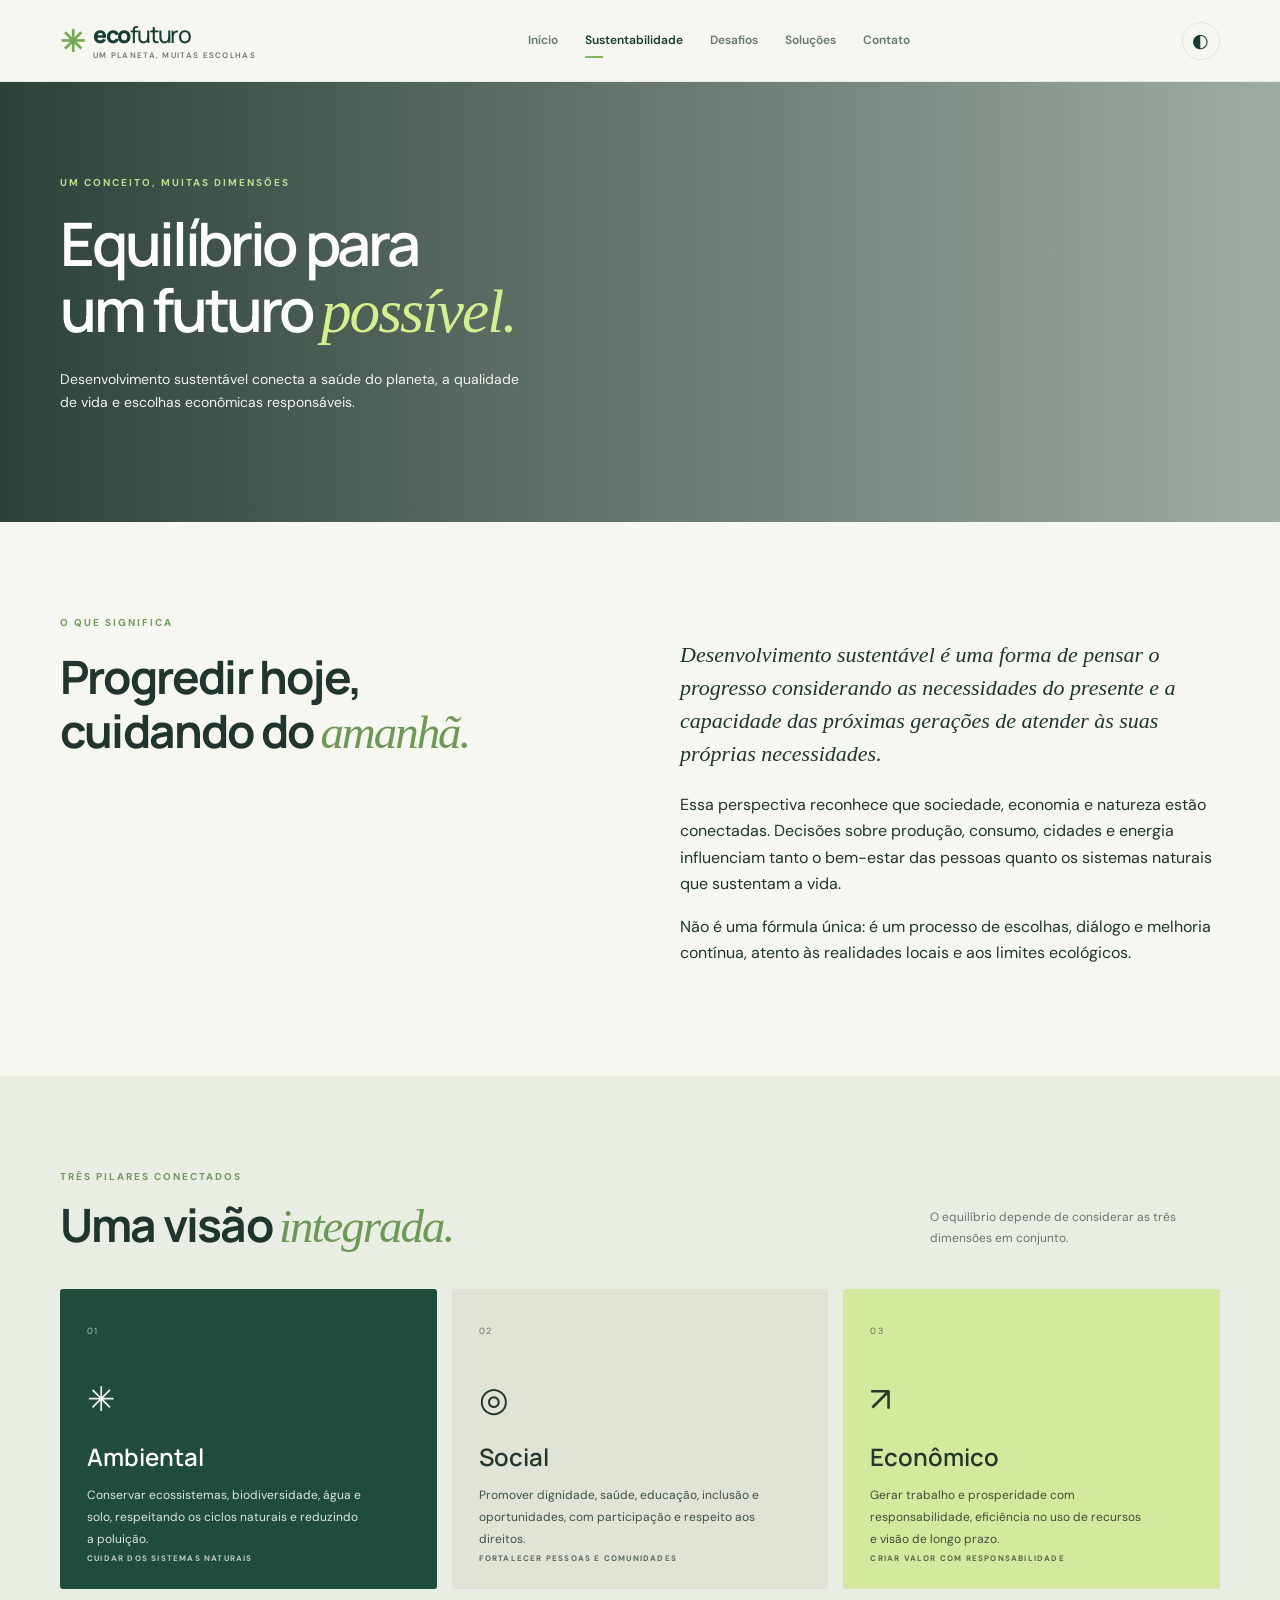
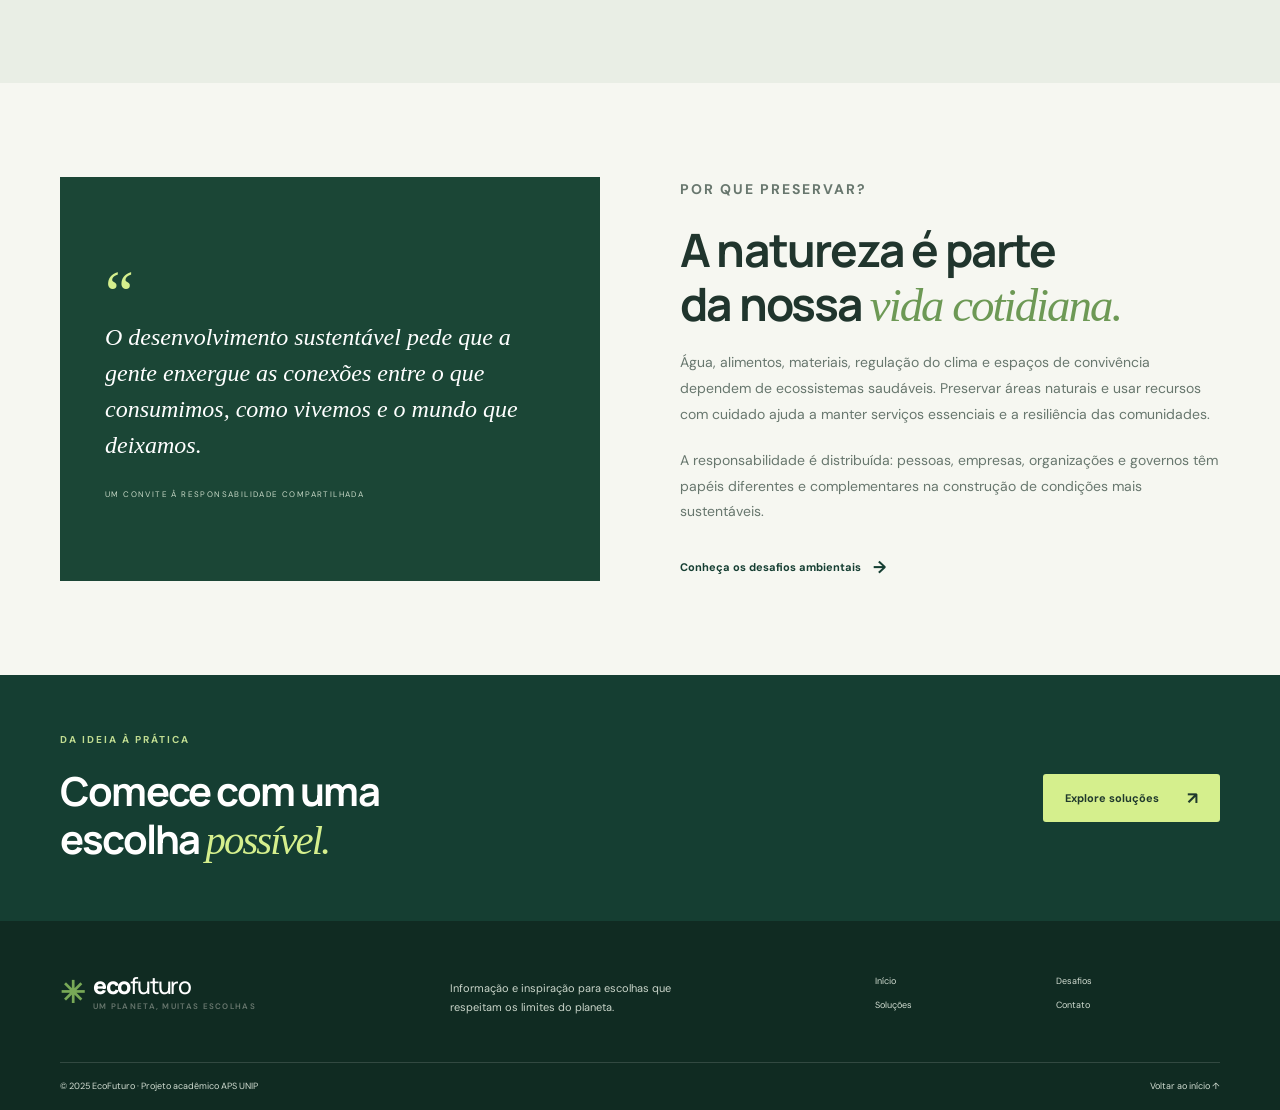
<file: EcoFuturo/sustentabilidade.html>
<!doctype html><html lang="pt-BR"><head><meta charset="utf-8"><meta name="viewport" content="width=device-width, initial-scale=1"><meta name="description" content="Conheça os pilares e princípios do desenvolvimento sustentável."><title>Sustentabilidade | EcoFuturo</title><link rel="preconnect" href="https://fonts.googleapis.com"><link rel="preconnect" href="https://fonts.gstatic.com" crossorigin><link href="https://fonts.googleapis.com/css2?family=DM+Sans:wght@400;500;600;700&family=Manrope:wght@500;600;700;800&display=swap" rel="stylesheet"><link rel="stylesheet" href="css/style.css"><script src="js/script.js" defer></script></head><body><a class="skip-link" href="#conteudo">Pular para o conteúdo</a><header class="site-header"><div class="container nav-wrap"><a class="brand" href="index.html"><span class="brand-mark">✳</span><span>eco<span class="brand-light">futuro</span><small>UM PLANETA, MUITAS ESCOLHAS</small></span></a><button class="menu-toggle" aria-label="Abrir menu" aria-expanded="false" aria-controls="main-nav"><span></span><span></span><span></span></button><nav id="main-nav" class="main-nav" aria-label="Navegação principal"><a href="index.html">Início</a><a class="active" href="sustentabilidade.html">Sustentabilidade</a><a href="problemas-ambientais.html">Desafios</a><a href="solucoes.html">Soluções</a><a href="contato.html">Contato</a></nav><button class="theme-toggle" aria-label="Ativar tema escuro" title="Alternar tema">◐</button></div></header><main id="conteudo"><section class="page-hero sustainable-hero"><div class="container page-hero-content"><p class="eyebrow light">UM CONCEITO, MUITAS DIMENSÕES</p><h1>Equilíbrio para<br>um futuro <em>possível.</em></h1><p>Desenvolvimento sustentável conecta a saúde do planeta, a qualidade de vida e escolhas econômicas responsáveis.</p></div></section><section class="section-pad"><div class="container split-copy"><div><p class="eyebrow">O QUE SIGNIFICA</p><h2>Progredir hoje,<br>cuidando do <em>amanhã.</em></h2></div><div><p class="large-copy">Desenvolvimento sustentável é uma forma de pensar o progresso considerando as necessidades do presente e a capacidade das próximas gerações de atender às suas próprias necessidades.</p><p>Essa perspectiva reconhece que sociedade, economia e natureza estão conectadas. Decisões sobre produção, consumo, cidades e energia influenciam tanto o bem-estar das pessoas quanto os sistemas naturais que sustentam a vida.</p><p>Não é uma fórmula única: é um processo de escolhas, diálogo e melhoria contínua, atento às realidades locais e aos limites ecológicos.</p></div></div></section><section class="pillars section-pad"><div class="container"><div class="section-heading"><div><p class="eyebrow">TRÊS PILARES CONECTADOS</p><h2>Uma visão <em>integrada.</em></h2></div><p class="heading-aside">O equilíbrio depende de considerar as três dimensões em conjunto.</p></div><div class="pillar-grid"><article class="pillar-card pillar-green"><span class="pillar-number">01</span><span class="pillar-symbol">✳</span><h3>Ambiental</h3><p>Conservar ecossistemas, biodiversidade, água e solo, respeitando os ciclos naturais e reduzindo a poluição.</p><span class="pillar-caption">CUIDAR DOS SISTEMAS NATURAIS</span></article><article class="pillar-card pillar-sand"><span class="pillar-number">02</span><span class="pillar-symbol">◎</span><h3>Social</h3><p>Promover dignidade, saúde, educação, inclusão e oportunidades, com participação e respeito aos direitos.</p><span class="pillar-caption">FORTALECER PESSOAS E COMUNIDADES</span></article><article class="pillar-card pillar-lime"><span class="pillar-number">03</span><span class="pillar-symbol">↗</span><h3>Econômico</h3><p>Gerar trabalho e prosperidade com responsabilidade, eficiência no uso de recursos e visão de longo prazo.</p><span class="pillar-caption">CRIAR VALOR COM RESPONSABILIDADE</span></article></div></div></section><section class="section-pad"><div class="container two-up"><div class="quote-panel"><span>“</span><blockquote>O desenvolvimento sustentável pede que a gente enxergue as conexões entre o que consumimos, como vivemos e o mundo que deixamos.</blockquote><small>UM CONVITE À RESPONSABILIDADE COMPARTILHADA</small></div><div class="copy-panel"><p class="eyebrow">POR QUE PRESERVAR?</p><h2>A natureza é parte<br>da nossa <em>vida cotidiana.</em></h2><p>Água, alimentos, materiais, regulação do clima e espaços de convivência dependem de ecossistemas saudáveis. Preservar áreas naturais e usar recursos com cuidado ajuda a manter serviços essenciais e a resiliência das comunidades.</p><p>A responsabilidade é distribuída: pessoas, empresas, organizações e governos têm papéis diferentes e complementares na construção de condições mais sustentáveis.</p><a class="text-link" href="problemas-ambientais.html">Conheça os desafios ambientais <span>→</span></a></div></div></section><section class="closing-cta"><div class="container closing-inner"><div><p class="eyebrow light">DA IDEIA À PRÁTICA</p><h2>Comece com uma<br>escolha <em>possível.</em></h2></div><a class="button button-lime" href="solucoes.html">Explore soluções <span>↗</span></a></div></section></main><footer class="site-footer"><div class="container footer-main"><a class="brand footer-brand" href="index.html"><span class="brand-mark">✳</span><span>eco<span class="brand-light">futuro</span><small>UM PLANETA, MUITAS ESCOLHAS</small></span></a><p>Informação e inspiração para escolhas que respeitam os limites do planeta.</p><nav aria-label="Links do rodapé"><a href="index.html">Início</a><a href="problemas-ambientais.html">Desafios</a><a href="solucoes.html">Soluções</a><a href="contato.html">Contato</a></nav></div><div class="container footer-bottom"><span>© 2025 EcoFuturo · Projeto acadêmico APS UNIP</span><a href="#conteudo">Voltar ao início ↑</a></div></footer><button class="back-top" aria-label="Voltar ao topo">↑</button></body></html>
</file>
<file: EcoFuturo/css/style.css>
/* EcoFuturo · identidade visual e componentes responsivos */
:root{--forest:#153e32;--forest-2:#204f3e;--leaf:#8ec66d;--lime:#d5ef8d;--paper:#f6f7f1;--white:#fff;--ink:#20352d;--muted:#68776e;--line:#dfe5dc;--sand:#ede9d9;--serif:Georgia,'Times New Roman',serif;--sans:'DM Sans',Arial,sans-serif;--display:'Manrope','DM Sans',sans-serif;--shadow:0 18px 48px rgba(20,50,38,.12)}
*{box-sizing:border-box}html{scroll-behavior:smooth;scroll-padding-top:86px}body{margin:0;background:var(--paper);color:var(--ink);font-family:var(--sans);font-size:16px;line-height:1.65;transition:background .25s,color .25s}body.dark-theme{--paper:#17231e;--white:#1c2d25;--ink:#e9f0e8;--muted:#b0bdb1;--line:#39483f;--sand:#2c392d;--forest:#102c23;--forest-2:#193c30}a{color:inherit;text-decoration:none}button,input,textarea,select{font:inherit}button{cursor:pointer}.container{width:min(1160px,calc(100% - 48px));margin-inline:auto}.skip-link{position:absolute;left:-999px;top:8px;z-index:100;background:var(--lime);padding:10px}.skip-link:focus{left:12px}.site-header{height:82px;background:var(--paper);position:sticky;top:0;z-index:50;border-bottom:1px solid color-mix(in srgb,var(--line),transparent 30%)}.nav-wrap{height:100%;display:flex;align-items:center;justify-content:space-between;gap:30px}.brand{display:inline-flex;align-items:center;gap:9px;font:800 23px/1 var(--display);letter-spacing:-1.2px;color:var(--forest);white-space:nowrap}.dark-theme .brand{color:#e8f1df}.brand-mark{font-size:30px;color:#78a957}.brand-light{font-weight:500}.brand small{display:block;margin-top:5px;font:600 8px/1 var(--sans);letter-spacing:1.3px;color:var(--muted)}.main-nav{display:flex;align-items:center;gap:27px}.main-nav a{font-size:12px;font-weight:600;color:var(--muted);padding:8px 0;position:relative}.main-nav a:hover,.main-nav a.active{color:var(--forest)}.dark-theme .main-nav a:hover,.dark-theme .main-nav a.active{color:var(--lime)}.main-nav a.active:after{content:'';position:absolute;bottom:0;left:0;width:18px;height:2px;background:#84b663}.theme-toggle{border:1px solid var(--line);background:transparent;color:var(--forest);width:38px;height:38px;border-radius:50%;font-size:19px}.dark-theme .theme-toggle{color:var(--lime)}.menu-toggle{display:none;background:none;border:0}.hero{min-height:620px;position:relative;display:flex;align-items:center;overflow:hidden;color:white;background:#1b3e30 url('https://images.unsplash.com/photo-1448375240586-882707db888b?auto=format&fit=crop&w=2000&q=85') center 54%/cover}.hero-shade{position:absolute;inset:0;background:linear-gradient(90deg,rgba(12,36,28,.88) 0%,rgba(14,40,30,.63) 47%,rgba(14,40,30,.12) 100%),linear-gradient(0deg,rgba(5,24,16,.32),transparent 35%)}.hero-content{position:relative;z-index:1;padding-block:80px}.eyebrow{font:700 10px/1.4 var(--sans);letter-spacing:2px;color:#71985d;margin:0 0 20px}.eyebrow.light{color:#c0dc91}.hero h1,.page-hero h1{font:600 clamp(42px,6vw,72px)/1.1 var(--display);letter-spacing:-3.3px;margin:0 0 22px;max-width:760px}.hero h1 em,.page-hero h1 em,.section-heading h2 em,.intro h2 em,.belief-copy h2 em,.calc-layout h2 em,.curiosity h2 em,.split-copy h2 em,.closing-inner h2 em,.copy-panel h2 em,.calculator-intro h2 em,.contact-intro h2 em{font:italic 500 1.02em/1.1 var(--serif);letter-spacing:-2px;color:var(--lime)}.hero-copy{font-size:15px;color:rgba(255,255,255,.82);max-width:480px;margin:0 0 30px}.button{min-height:48px;padding:0 22px;display:inline-flex;align-items:center;justify-content:center;gap:28px;border:0;border-radius:3px;font-size:11px;font-weight:700;transition:transform .2s,background .2s,box-shadow .2s}.button:hover{transform:translateY(-3px);box-shadow:0 8px 20px rgba(0,0,0,.16)}.button span{font-size:17px}.button-lime{background:var(--lime);color:#20392d}.button-dark{background:var(--forest);color:white}.hero-note{margin-top:50px;color:rgba(255,255,255,.75);font-size:10px;letter-spacing:.4px}.note-dot{display:inline-block;width:6px;height:6px;border-radius:50%;background:var(--lime);margin-right:8px}.hero-caption{position:absolute;right:6%;bottom:32px;color:#fff9;font-size:10px}.section-pad{padding:94px 0}.intro{background:var(--paper)}.intro-grid,.belief-grid,.curiosity-inner,.split-copy,.two-up,.contact-layout{display:grid;grid-template-columns:1fr 1fr;gap:80px;align-items:center}.intro h2,.section-heading h2,.belief-copy h2,.calc-layout h2,.curiosity h2,.split-copy h2,.closing-inner h2,.copy-panel h2,.calculator-intro h2,.contact-intro h2{font:700 clamp(31px,4vw,46px)/1.18 var(--display);letter-spacing:-1.8px;color:var(--ink);margin:0}.intro h2 em,.section-heading h2 em,.belief-copy h2 em,.curiosity h2 em,.split-copy h2 em,.copy-panel h2 em,.contact-intro h2 em{color:#6d9955}.intro-text p,.copy-panel p,.contact-intro>p:not(.eyebrow){color:var(--muted);font-size:14px;line-height:1.85;margin:0 0 20px}.text-link{display:inline-flex;align-items:center;gap:12px;color:var(--forest);font-size:11px;font-weight:700;border:0;background:none;padding:0;cursor:pointer}.dark-theme .text-link{color:var(--lime)}.text-link span{font-size:17px;transition:transform .2s}.text-link:hover span{transform:translateX(4px)}.challenges{background:#e9eee5}.dark-theme .challenges{background:#1d2b23}.section-heading{display:flex;align-items:end;justify-content:space-between;gap:30px;margin-bottom:36px}.section-heading .eyebrow{margin-bottom:14px}.heading-aside{max-width:290px;color:var(--muted);font-size:12px;line-height:1.8;margin:0 0 3px}.card-grid{display:grid;gap:18px}.card-grid.three{grid-template-columns:repeat(3,1fr)}.topic-card{min-height:340px;position:relative;border-radius:5px;overflow:hidden;color:white;display:flex;align-items:end;padding:25px;isolation:isolate;background-size:cover;background-position:center;transition:transform .25s,box-shadow .25s}.topic-card:hover{transform:translateY(-6px);box-shadow:var(--shadow)}.topic-card:before{content:'';position:absolute;inset:0;z-index:-1;background:linear-gradient(0deg,rgba(9,33,23,.9),transparent 75%)}.forest{background-image:url('https://images.unsplash.com/photo-1448375240586-882707db888b?auto=format&fit=crop&w=900&q=80')}.ocean{background-image:url('https://images.unsplash.com/photo-1518837695005-2083093ee35b?auto=format&fit=crop&w=900&q=80')}.climate{background-image:url('https://images.unsplash.com/photo-1470071459604-3b5ec3a7fe05?auto=format&fit=crop&w=900&q=80')}.card-index,.issue-label{display:block;font-size:9px;font-weight:700;letter-spacing:1.3px;color:#bdde94}.topic-card h3{font:600 22px var(--display);margin:8px 0}.topic-card p{font-size:11px;max-width:235px;color:#fffd;margin:0}.circle-arrow{position:absolute;right:22px;top:22px;border:1px solid #ffffff90;width:32px;height:32px;border-radius:50%;display:grid;place-items:center}.belief{background:var(--paper)}.belief-grid{gap:90px}.belief-image{height:465px;border-radius:3px;background:url('https://images.unsplash.com/photo-1473448912268-2022ce9509d8?auto=format&fit=crop&w=1200&q=85') center/cover;position:relative}.image-tag{position:absolute;bottom:20px;left:20px;background:#153e32;color:white;font-size:8px;font-weight:700;letter-spacing:1.4px;padding:10px 13px}.belief-copy h2{margin-bottom:18px}.belief-copy>p:not(.eyebrow){color:var(--muted);font-size:13px;line-height:1.9;margin-bottom:25px}.belief-signature{margin-top:38px;color:var(--ink);font:italic 19px var(--serif)}.belief-signature span{display:block;color:#789b61;font-size:14px;margin-left:85px}.actions{background:#edf0e8}.dark-theme .actions{background:#1b2921}.action-grid{display:grid;grid-template-columns:repeat(4,1fr);gap:12px}.action-card{position:relative;min-height:270px;background:var(--white);padding:25px 22px;border:1px solid var(--line);transition:transform .2s,box-shadow .2s}.action-card:hover{transform:translateY(-5px);box-shadow:var(--shadow)}.action-icon{font-size:27px;color:#78a957}.action-no{position:absolute;right:20px;top:27px;color:#aab2a8;font-size:9px}.action-card h3{font:600 18px/1.3 var(--display);margin:25px 0 9px;color:var(--ink)}.action-card p{color:var(--muted);font-size:10px;line-height:1.7;min-height:50px}.action-link{font-size:9px;color:#63894e;font-weight:700}.calculator-band{background:var(--forest);color:#fff;overflow:hidden}.calc-layout{display:grid;grid-template-columns:1fr 1fr;align-items:center;min-height:290px}.calc-layout h2{color:white;font-size:43px;margin-bottom:16px}.calc-layout>div:first-child>p:not(.eyebrow){max-width:390px;font-size:12px;color:#d2ded3;margin-bottom:23px}.calc-art{height:300px;position:relative;display:grid;place-items:center}.calc-ring{position:absolute;border:1px solid #ffffff22;border-radius:50%;width:280px;height:280px}.ring-two{width:205px;height:205px;border-color:#c4e29250}.calc-leaf{font-size:90px;color:var(--lime);position:relative}.calc-label{position:absolute;right:8%;bottom:30px;font-size:8px;line-height:1.7;letter-spacing:1.6px;color:#c8d9c4}.curiosity{background:var(--paper)}.curiosity h2{font-size:33px}.fact-box{position:relative;background:#eaf0e4;padding:36px 44px 32px 52px;border-radius:3px}.dark-theme .fact-box{background:#26362b}.fact-mark{position:absolute;left:18px;top:18px;color:#8fb86a;font:48px var(--serif)}.fact-box p{font:italic 19px/1.6 var(--serif);color:var(--ink);margin:0 0 18px}.site-footer{background:#102b22;color:white;padding-top:53px}.footer-main{display:grid;grid-template-columns:1fr 1.1fr 1fr;align-items:start;gap:45px;padding-bottom:40px}.footer-brand{color:white}.footer-main>p{font-size:11px;line-height:1.7;color:#cad5ca;max-width:240px;margin:5px 0}.footer-main nav{display:grid;grid-template-columns:1fr 1fr;gap:9px 18px}.footer-main nav a,.footer-bottom{font-size:9px;color:#d2ddd2}.footer-main nav a:hover,.footer-bottom a:hover{color:var(--lime)}.footer-bottom{border-top:1px solid #ffffff24;padding-block:16px;display:flex;justify-content:space-between}.back-top{position:fixed;right:22px;bottom:22px;width:42px;height:42px;border:0;border-radius:50%;background:var(--lime);color:#17372b;font-size:20px;box-shadow:var(--shadow);opacity:0;pointer-events:none;transform:translateY(10px);transition:.2s;z-index:30}.back-top.visible{opacity:1;pointer-events:auto;transform:none}
.page-hero{min-height:440px;background-size:cover;background-position:center;position:relative;display:flex;align-items:center;color:white}.page-hero:before{content:'';position:absolute;inset:0;background:linear-gradient(90deg,rgba(11,36,27,.86),rgba(12,43,31,.37))}.sustainable-hero{background-image:url('https://images.unsplash.com/photo-1473448912268-2022ce9509d8?auto=format&fit=crop&w=1800&q=85')}.problems-hero{background-image:url('https://images.unsplash.com/photo-1448375240586-882707db888b?auto=format&fit=crop&w=1800&q=85')}.solutions-hero{background-image:url('https://images.unsplash.com/photo-1470071459604-3b5ec3a7fe05?auto=format&fit=crop&w=1800&q=85')}.contact-hero{background-image:url('https://images.unsplash.com/photo-1441974231531-c6227db76b6e?auto=format&fit=crop&w=1800&q=85')}.page-hero-content{position:relative;padding-block:60px}.page-hero h1{font-size:60px}.page-hero-content>p:last-child{max-width:460px;color:#eff5ed;font-size:14px}.split-copy{align-items:start}.large-copy{font:italic 22px/1.5 var(--serif)!important;color:var(--ink)!important}.pillars{background:#e9eee5}.dark-theme .pillars{background:#1d2b23}.pillar-grid{display:grid;grid-template-columns:repeat(3,1fr);gap:15px}.pillar-card{min-height:300px;padding:27px;position:relative;border-radius:3px}.pillar-green{background:#204d3b;color:white}.pillar-sand{background:#e1e4d5;color:#24382f}.dark-theme .pillar-sand{background:#334137;color:var(--ink)}.pillar-lime{background:#d4e89e;color:#25372a}.pillar-number{font-size:9px;letter-spacing:1.2px;opacity:.65}.pillar-symbol{display:block;font-size:34px;margin:30px 0 12px}.pillar-card h3{font:600 24px var(--display);margin:0 0 10px}.pillar-card p{font-size:12px;line-height:1.8;max-width:280px;opacity:.85}.pillar-caption{position:absolute;bottom:24px;font-size:8px;font-weight:700;letter-spacing:1.2px;opacity:.7}.two-up{align-items:stretch}.quote-panel{background:#1b4636;padding:45px;color:white;display:flex;flex-direction:column;justify-content:center}.quote-panel>span{color:var(--lime);font:65px var(--serif);height:54px}.quote-panel blockquote{font:italic 24px/1.5 var(--serif);margin:8px 0 25px}.quote-panel small{font-size:8px;letter-spacing:1.4px;color:#c6d8c6}.copy-panel h2{margin-bottom:18px}.copy-panel .text-link{margin-top:8px}.closing-cta{background:var(--forest);color:white;padding:58px 0}.closing-inner{display:flex;align-items:center;justify-content:space-between}.closing-inner h2{color:white;font-size:40px}.issue-list{display:grid;gap:18px}.issue-row{display:grid;grid-template-columns:36% 1fr;min-height:285px;background:var(--white);border:1px solid var(--line);scroll-margin-top:100px}.issue-image{min-height:285px;background-size:cover;background-position:center}.issue-forest{background-image:url('https://images.unsplash.com/photo-1448375240586-882707db888b?auto=format&fit=crop&w=900&q=80')}.issue-ocean{background-image:url('https://images.unsplash.com/photo-1518837695005-2083093ee35b?auto=format&fit=crop&w=900&q=80')}.issue-climate{background-image:url('https://images.unsplash.com/photo-1509316785289-025f5b846b35?auto=format&fit=crop&w=900&q=80')}.issue-air{background-image:url('https://images.unsplash.com/photo-1519501025264-65ba15a82390?auto=format&fit=crop&w=900&q=80')}.issue-waste{background-image:url('https://images.unsplash.com/photo-1532996122724-e3c354a0b15b?auto=format&fit=crop&w=900&q=80')}.issue-biodiversity{background-image:url('https://images.unsplash.com/photo-1473448912268-2022ce9509d8?auto=format&fit=crop&w=900&q=80')}.issue-content{padding:30px 36px;align-self:center}.issue-content h3{font:600 25px var(--display);margin:9px 0;color:var(--ink)}.issue-content>p{font-size:12px;color:var(--muted);max-width:580px;line-height:1.8}.consequence{border-top:1px solid var(--line);padding-top:12px;margin-top:16px;display:grid;grid-template-columns:130px 1fr;gap:18px;font-size:10px;color:var(--muted)}.consequence strong{color:#63894f}.solution-grid{display:grid;grid-template-columns:repeat(3,1fr);gap:14px}.solution-card{background:var(--white);border:1px solid var(--line);padding:26px;min-height:250px;scroll-margin-top:100px;transition:transform .2s,box-shadow .2s}.solution-card:hover{transform:translateY(-4px);box-shadow:var(--shadow)}.solution-icon{display:block;color:#7faa5b;font-size:27px;margin-bottom:22px}.solution-card .issue-label{font-size:8px;color:#799b5d}.solution-card h3{font:600 18px var(--display);margin:9px 0;color:var(--ink)}.solution-card p{font-size:11px;line-height:1.8;color:var(--muted);margin:0}.calculator-section{background:#173b2e;color:white}.calculator-layout{display:grid;grid-template-columns:.85fr 1.15fr;gap:90px;align-items:start}.calculator-intro h2{color:white;font-size:42px;margin-bottom:18px}.calculator-intro>p:not(.eyebrow){font-size:12px;line-height:1.85;color:#d3dfd4}.calc-disclaimer{font-size:9px;color:#cee29a;border-left:2px solid var(--lime);padding:8px 0 8px 12px;margin-top:25px}.impact-form{background:#fff;color:#25382f;padding:30px;display:grid;gap:9px;border-radius:3px}.impact-form label,.field label{font-size:11px;font-weight:700}.impact-form label span{font-size:9px;font-weight:400;color:#77847a}.impact-form input[type=number],.contact-form input,.contact-form select,.contact-form textarea{width:100%;border:1px solid #dce3da;background:#fbfcf9;border-radius:2px;padding:11px 12px;color:#263a2f;outline:none;font-size:12px}.impact-form input[type=number]:focus,.contact-form input:focus,.contact-form select:focus,.contact-form textarea:focus{border-color:#81aa65;box-shadow:0 0 0 3px #81aa6522}.impact-form .check-label{display:flex;align-items:center;gap:9px;margin:7px 0 12px;font-weight:500}.check-label input{accent-color:#2d674b}.impact-form .button{justify-self:start}.impact-result{font-size:11px;line-height:1.75;color:#31583d}.impact-result:not(:empty){border-top:1px solid #dce3da;padding-top:14px;margin-top:5px}.contact-layout{align-items:start;gap:100px}.contact-intro h2{margin-bottom:18px}.contact-note{display:flex;align-items:center;gap:14px;margin:32px 0;color:#759c5b}.contact-note span{font-size:25px}.contact-note p{font-size:11px;line-height:1.7;color:var(--muted)}.contact-form{background:var(--white);padding:32px;border:1px solid var(--line);box-shadow:0 10px 40px rgba(19,51,37,.06)}.form-row{display:grid;grid-template-columns:1fr 1fr;gap:15px}.field{margin-bottom:16px}.field label{display:block;color:var(--ink);margin-bottom:7px}.contact-form textarea{resize:vertical;min-height:125px}.field-error{display:block;color:#b73d35;font-size:10px;min-height:14px;margin-top:3px}.field.invalid input,.field.invalid select,.field.invalid textarea{border-color:#c54b40}.form-privacy{font-size:9px;color:var(--muted);margin:12px 0 0}.contact-result{font-size:11px;color:#397149;margin-top:12px}.contact-result.error{color:#b73d35}
.reveal{opacity:0;transform:translateY(18px);transition:opacity .6s ease,transform .6s ease}.reveal.is-visible{opacity:1;transform:none}
@media(max-width:900px){.main-nav{gap:16px}.main-nav a{font-size:11px}.intro-grid,.belief-grid,.curiosity-inner,.split-copy,.two-up,.contact-layout{gap:45px}.belief-image{height:390px}.action-grid{grid-template-columns:repeat(2,1fr)}.calculator-layout{gap:40px}.footer-main{gap:24px}}
@media(max-width:700px){.container{width:min(100% - 36px,540px)}.site-header{height:70px}.nav-wrap{gap:14px}.brand{font-size:21px}.theme-toggle{margin-left:auto;flex:0 0 36px}.menu-toggle{display:flex;flex-direction:column;gap:5px;width:34px;padding:7px 3px;order:3}.menu-toggle span{width:24px;height:2px;background:var(--forest);transition:.2s}.dark-theme .menu-toggle span{background:#e8f1df}.main-nav{position:absolute;left:0;right:0;top:69px;display:none;background:var(--paper);border-bottom:1px solid var(--line);padding:12px 24px 20px;box-shadow:0 12px 20px #102b2212}.main-nav.open{display:grid;gap:0}.main-nav a{padding:12px 0;border-bottom:1px solid var(--line);font-size:13px}.main-nav a.active:after{display:none}.hero{min-height:570px;background-position:58% center}.hero-shade{background:linear-gradient(90deg,rgba(12,36,28,.86),rgba(14,40,30,.48)),linear-gradient(0deg,rgba(5,24,16,.3),transparent 50%)}.hero-content{padding-block:66px}.hero h1,.page-hero h1{font-size:48px;letter-spacing:-2px}.hero-copy{font-size:13px}.hero-note{margin-top:40px}.hero-caption{right:18px;bottom:16px;font-size:8px}.section-pad{padding:66px 0}.intro-grid,.belief-grid,.curiosity-inner,.split-copy,.two-up,.contact-layout{grid-template-columns:1fr;gap:25px}.intro h2,.section-heading h2,.belief-copy h2,.curiosity h2,.split-copy h2,.copy-panel h2,.contact-intro h2{font-size:35px}.section-heading{align-items:start;flex-direction:column;gap:12px;margin-bottom:26px}.heading-aside{max-width:390px}.card-grid.three{grid-template-columns:1fr}.topic-card{min-height:300px}.belief-image{height:330px}.action-grid{grid-template-columns:1fr 1fr;gap:9px}.action-card{padding:19px 16px;min-height:260px}.action-card h3{font-size:16px}.action-card p{font-size:10px}.calc-layout{grid-template-columns:1fr}.calc-layout h2{font-size:37px}.calc-art{height:200px;margin-top:0}.calc-ring{width:190px;height:190px}.ring-two{width:135px;height:135px}.calc-leaf{font-size:70px}.calc-label{right:2%;bottom:8px}.curiosity-inner{gap:25px}.fact-box{padding:34px 24px 28px 42px}.fact-box p{font-size:17px}.footer-main{grid-template-columns:1fr 1fr;gap:25px}.footer-main nav{grid-column:1/-1}.footer-bottom{gap:12px;line-height:1.6}.page-hero{min-height:390px}.page-hero h1{font-size:49px}.page-hero-content>p:last-child{font-size:12px}.pillar-grid{grid-template-columns:1fr}.pillar-card{min-height:245px}.pillar-symbol{margin:18px 0 8px}.two-up{gap:30px}.quote-panel{padding:32px}.quote-panel blockquote{font-size:20px}.issue-row{grid-template-columns:1fr}.issue-image{min-height:210px}.issue-content{padding:24px}.issue-content h3{font-size:22px}.consequence{grid-template-columns:1fr;gap:4px}.solution-grid{grid-template-columns:1fr}.solution-card{min-height:0;padding:23px}.calculator-layout{grid-template-columns:1fr;gap:32px}.calculator-intro h2{font-size:36px}.impact-form{padding:23px}.closing-inner{align-items:flex-start;gap:20px;flex-direction:column}.closing-inner h2{font-size:34px}.contact-layout{gap:32px}.contact-form{padding:23px}.form-row{grid-template-columns:1fr;gap:0}}
@media(max-width:380px){.container{width:calc(100% - 28px)}.brand{font-size:19px}.brand small{font-size:7px}.hero h1,.page-hero h1{font-size:42px}.action-grid{grid-template-columns:1fr}.action-card{min-height:225px}.action-card h3{margin-top:16px}.footer-main{grid-template-columns:1fr}.footer-main nav{grid-column:auto}.footer-bottom{flex-direction:column}}
@media(prefers-reduced-motion:reduce){*,*::before,*::after{scroll-behavior:auto!important;transition:none!important;animation:none!important}.reveal{opacity:1;transform:none}}
</file>
